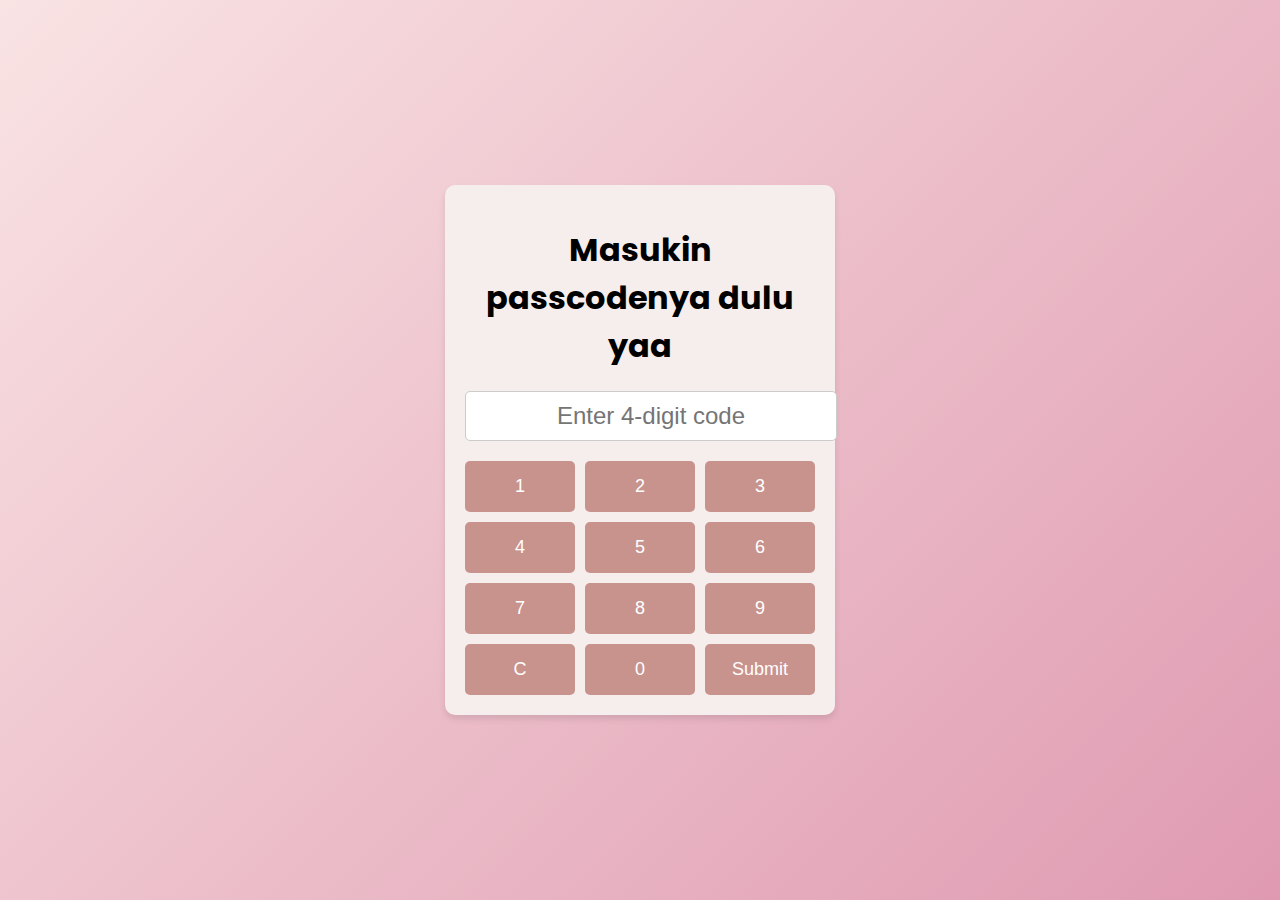
<file: index.html>
<!DOCTYPE html>
<html lang="en">
<head>
    <meta charset="UTF-8">
    <meta name="viewport" content="width=device-width, initial-scale=1.0">
    <title>Enter Passcode</title>
    <link rel="stylesheet" href="styles/main.css">
    <link href="https://fonts.googleapis.com/css2?family=Poppins:wght@300;400;500;600;700;800;900&display=swap" rel="stylesheet">
</head>
<body>
    <div class="container">
        <h1>Masukin passcodenya dulu yaa</h1>
        <div class="passcode-input">
            <input type="password" id="passcode" placeholder="Enter 4-digit code" maxlength="4" readonly>
        </div>
        <div class="numpad">
            <button onclick="appendNumber(1)">1</button>
            <button onclick="appendNumber(2)">2</button>
            <button onclick="appendNumber(3)">3</button>
            <button onclick="appendNumber(4)">4</button>
            <button onclick="appendNumber(5)">5</button>
            <button onclick="appendNumber(6)">6</button>
            <button onclick="appendNumber(7)">7</button>
            <button onclick="appendNumber(8)">8</button>
            <button onclick="appendNumber(9)">9</button>
            <button onclick="clearPasscode()">C</button>
            <button onclick="appendNumber(0)">0</button>
            <button onclick="checkPasscode()">Submit</button>
        </div>
        <p id="error-message" style="color: red; display: none;">Hint: 4 angka tanggal kita pacaran</p>
    </div>
    <script src="scripts/passcode.js"></script>
</body>
</html>
</file>
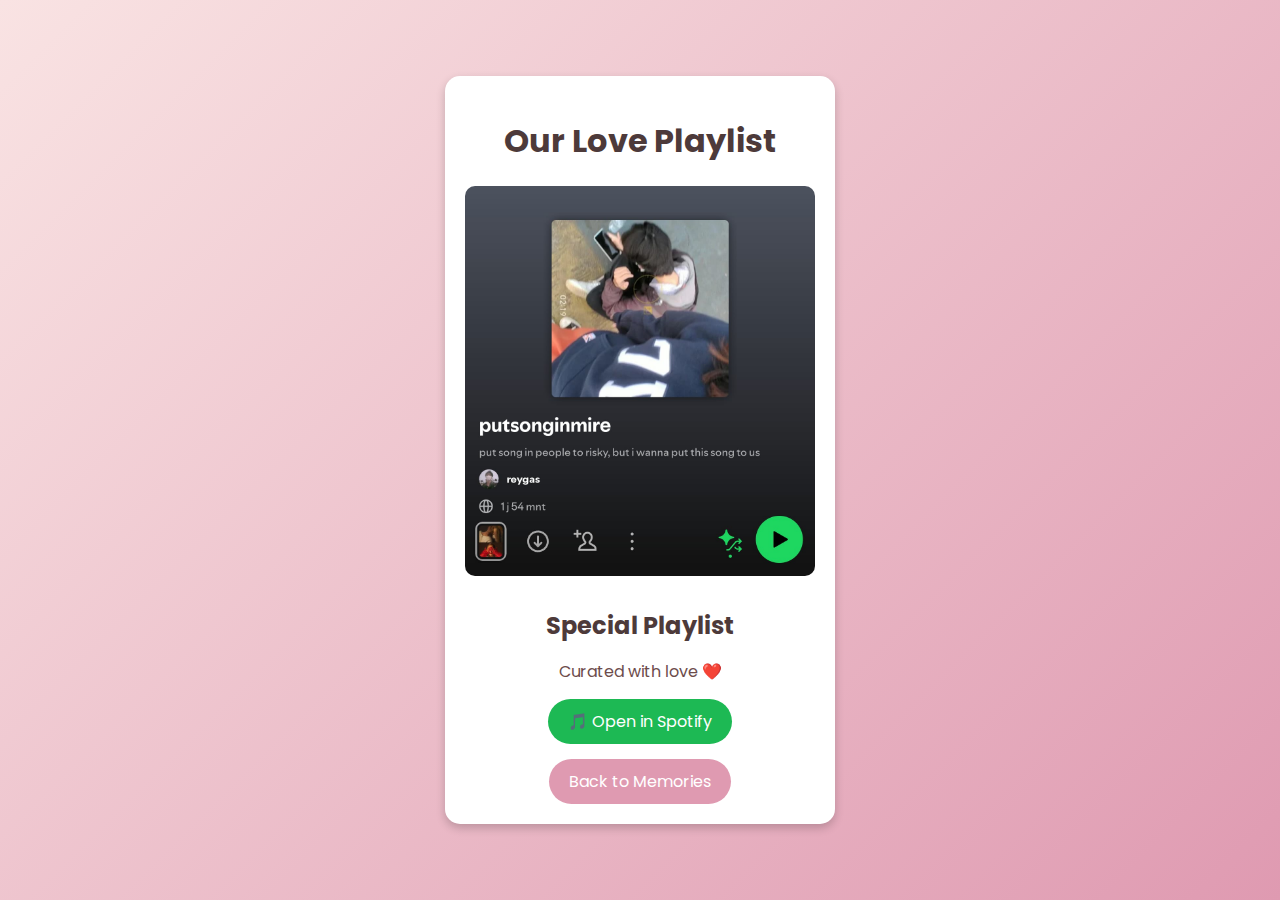
<file: audio.html>
<!DOCTYPE html>
<html lang="en">
<head>
    <meta charset="UTF-8">
    <meta name="viewport" content="width=device-width, initial-scale=1.0">
    <title>Our Love Playlist</title>
    <link rel="stylesheet" href="styles/audio_style.css">
    <link href="https://fonts.googleapis.com/css2?family=Poppins:wght@300;400;500;600;700;800;900&display=swap" rel="stylesheet">
</head>
<body>
    <div class="audio-container">
        <h1>Our Love Playlist</h1>
        <div class="spotify-card">
            <img src="assets/images/spotify.png" alt="Playlist Cover" class="playlist-cover">
            <div class="spotify-info">
                <h2>Special Playlist</h2>
                <p>Curated with love ❤️</p>
                <a href="https://open.spotify.com/playlist/5gLoeHWnerfzOTT7PI8mxs?si=1IUkgqqwQeSyfkuYtlxbwg" target="_blank" class="spotify-button">🎵 Open in Spotify</a>
            </div>
        </div>
        <button class="back-button" onclick="goBack()">Back to Memories</button>
    </div>

    <script>
        function goBack() {
            window.location.href = 'memories.html';
        }
    </script>
</body>
</html>
</file>
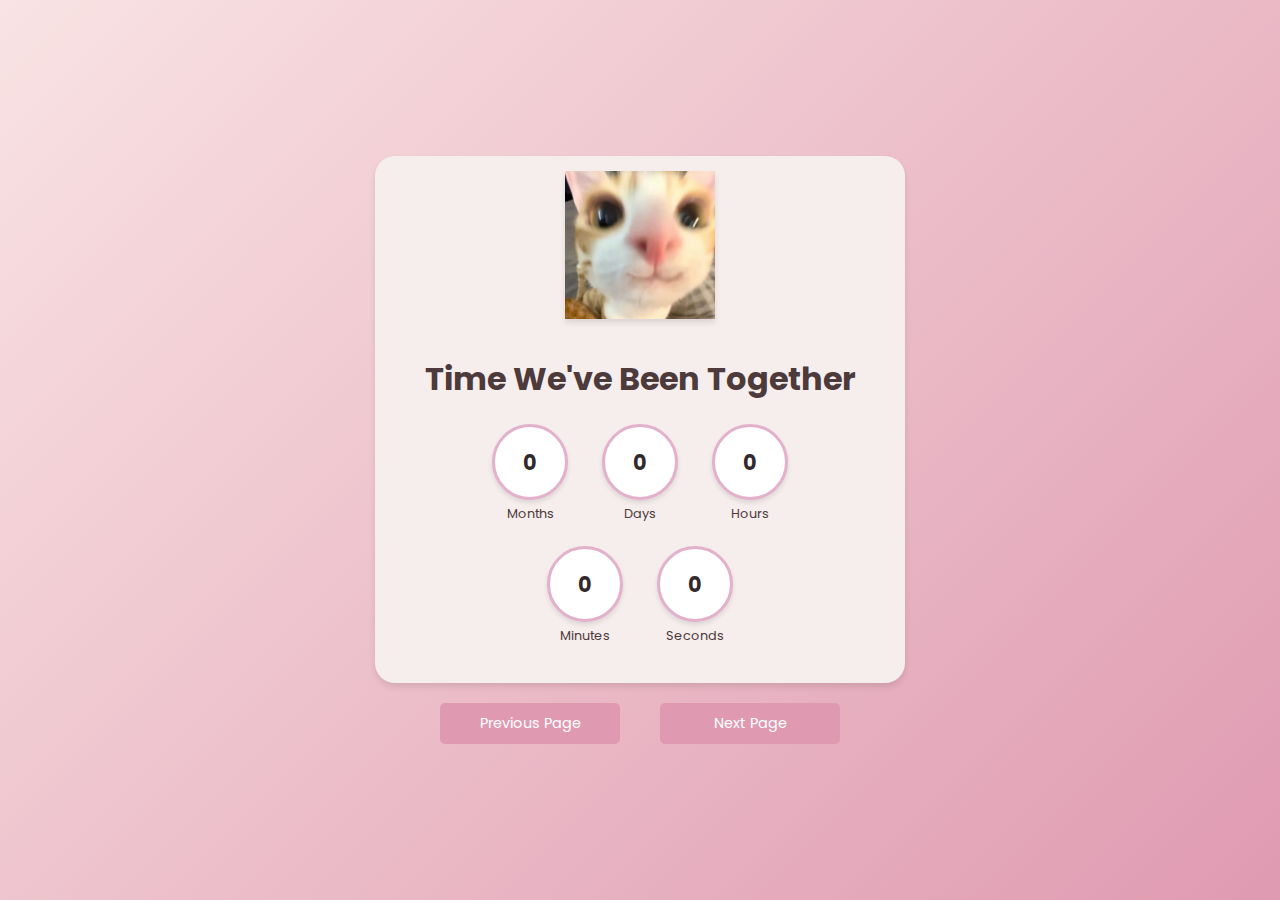
<file: countdown.html>
<!DOCTYPE html>
<html lang="en">
<head>
    <meta charset="UTF-8">
    <meta name="viewport" content="width=device-width, initial-scale=1.0">
    <title>Our Love Countdown</title>
    <link rel="stylesheet" href="styles/countdown_style.css">
    <link href="https://fonts.googleapis.com/css2?family=Poppins:wght@300;400;500;600;700;800;900&display=swap" rel="stylesheet">
</head>
<body>
    <div class="container">
        <img src="assets/images/cat smile.jpg" alt="Together Image" class="header-image">
        <h1>Time We've Been Together</h1>
        <div class="countdown">
            <div class="time-unit">
                <div class="circle">
                    <p class="value" id="months">0</p>
                </div>
                <p class="label">Months</p>
            </div>
            <div class="time-unit">
                <div class="circle">
                    <p class="value" id="days">0</p>
                </div>
                <p class="label">Days</p>
            </div>
            <div class="time-unit">
                <div class="circle">
                    <p class="value" id="hours">0</p>
                </div>
                <p class="label">Hours</p>
            </div>
            <div class="time-unit">
                <div class="circle">
                    <p class="value" id="minutes">0</p>
                </div>
                <p class="label">Minutes</p>
            </div>
            <div class="time-unit">
                <div class="circle">
                    <p class="value" id="seconds">0</p>
                </div>
                <p class="label">Seconds</p>
            </div>
        </div>
    </div>
    <div class="button-group">
        <button class="navigation-button" onclick="goToPreviousPage()">Previous Page</button>
        <button class="navigation-button" onclick="goToNextPage()">Next Page</button>
    </div>
    
    <script src="scripts/countdown_script.js"></script>
</body>
</html>
</file>
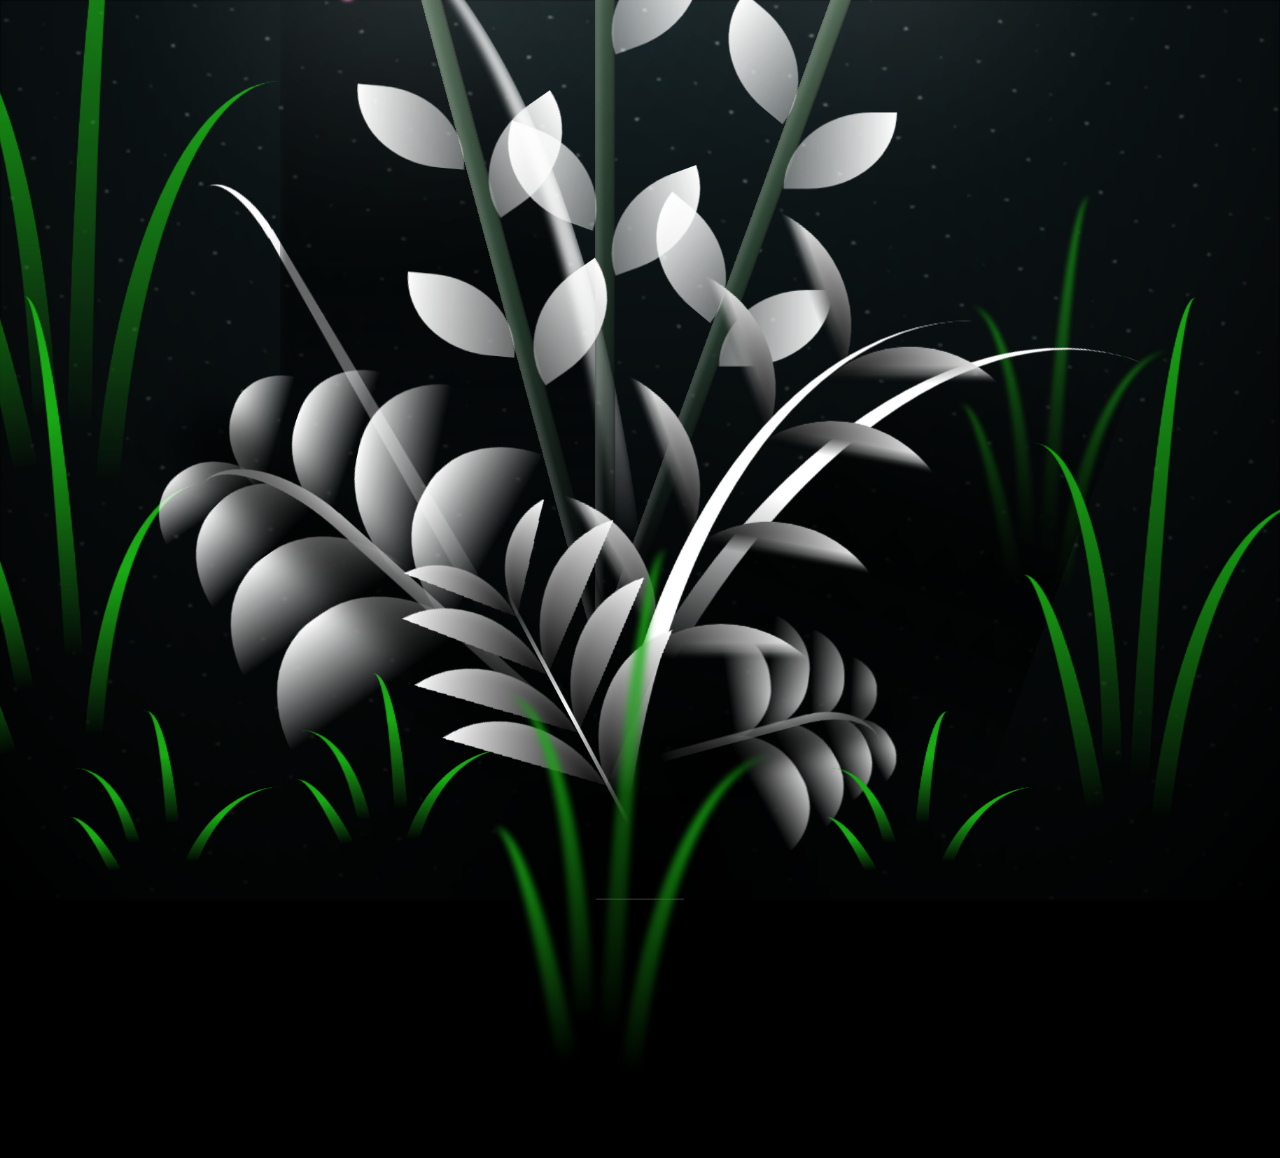
<file: gift.html>
<!DOCTYPE html>
<html lang="en">

<head>
  <meta charset="UTF-8">
  <meta http-equiv="X-UA-Compatible" content="IE=edge">
  <meta name="viewport" content="width=device-width, initial-scale=1.0">
  <link rel="shortcut icon" href="images/gift.png" type="image/x-icon">
  <link rel="stylesheet" href="styles/gift_style.css">

  <!-- Document Title -->
  <title>Gift</title>
</head>

<body class="not-loaded">
    
  <!-- Background -->
  <div class="night"></div>

  <!-- Flower -->
  <div class="flowers">
    <div class="flower flower--1">
      <div class="flower__leafs flower__leafs--1">
        <div class="flower__leaf flower__leaf--1"></div>
        <div class="flower__leaf flower__leaf--2"></div>
        <div class="flower__leaf flower__leaf--3"></div>
        <div class="flower__leaf flower__leaf--4"></div>
        <div class="flower__white-circle"></div>

        <div class="flower__light flower__light--1"></div>
        <div class="flower__light flower__light--2"></div>
        <div class="flower__light flower__light--3"></div>
        <div class="flower__light flower__light--4"></div>
        <div class="flower__light flower__light--5"></div>
        <div class="flower__light flower__light--6"></div>
        <div class="flower__light flower__light--7"></div>
        <div class="flower__light flower__light--8"></div>

      </div>
      <div class="flower__line">
        <div class="flower__line__leaf flower__line__leaf--1"></div>
        <div class="flower__line__leaf flower__line__leaf--2"></div>
        <div class="flower__line__leaf flower__line__leaf--3"></div>
        <div class="flower__line__leaf flower__line__leaf--4"></div>
        <div class="flower__line__leaf flower__line__leaf--5"></div>
        <div class="flower__line__leaf flower__line__leaf--6"></div>
      </div>
    </div>

    <div class="flower flower--2">
      <div class="flower__leafs flower__leafs--2">
        <div class="flower__leaf flower__leaf--1"></div>
        <div class="flower__leaf flower__leaf--2"></div>
        <div class="flower__leaf flower__leaf--3"></div>
        <div class="flower__leaf flower__leaf--4"></div>
        <div class="flower__white-circle"></div>

        <div class="flower__light flower__light--1"></div>
        <div class="flower__light flower__light--2"></div>
        <div class="flower__light flower__light--3"></div>
        <div class="flower__light flower__light--4"></div>
        <div class="flower__light flower__light--5"></div>
        <div class="flower__light flower__light--6"></div>
        <div class="flower__light flower__light--7"></div>
        <div class="flower__light flower__light--8"></div>

      </div>
      <div class="flower__line">
        <div class="flower__line__leaf flower__line__leaf--1"></div>
        <div class="flower__line__leaf flower__line__leaf--2"></div>
        <div class="flower__line__leaf flower__line__leaf--3"></div>
        <div class="flower__line__leaf flower__line__leaf--4"></div>
      </div>
    </div>

    <div class="flower flower--3">
      <div class="flower__leafs flower__leafs--3">
        <div class="flower__leaf flower__leaf--1"></div>
        <div class="flower__leaf flower__leaf--2"></div>
        <div class="flower__leaf flower__leaf--3"></div>
        <div class="flower__leaf flower__leaf--4"></div>
        <div class="flower__white-circle"></div>

        <div class="flower__light flower__light--1"></div>
        <div class="flower__light flower__light--2"></div>
        <div class="flower__light flower__light--3"></div>
        <div class="flower__light flower__light--4"></div>
        <div class="flower__light flower__light--5"></div>
        <div class="flower__light flower__light--6"></div>
        <div class="flower__light flower__light--7"></div>
        <div class="flower__light flower__light--8"></div>

      </div>
      <div class="flower__line">
        <div class="flower__line__leaf flower__line__leaf--1"></div>
        <div class="flower__line__leaf flower__line__leaf--2"></div>
        <div class="flower__line__leaf flower__line__leaf--3"></div>
        <div class="flower__line__leaf flower__line__leaf--4"></div>
      </div>
    </div>

    <div class="grow-ans" style="--d:1.2s">
      <div class="flower__g-long">
        <div class="flower__g-long__top"></div>
        <div class="flower__g-long__bottom"></div>
      </div>
    </div>

    <div class="growing-grass">
      <div class="flower__grass flower__grass--1">
        <div class="flower__grass--top"></div>
        <div class="flower__grass--bottom"></div>
        <div class="flower__grass__leaf flower__grass__leaf--1"></div>
        <div class="flower__grass__leaf flower__grass__leaf--2"></div>
        <div class="flower__grass__leaf flower__grass__leaf--3"></div>
        <div class="flower__grass__leaf flower__grass__leaf--4"></div>
        <div class="flower__grass__leaf flower__grass__leaf--5"></div>
        <div class="flower__grass__leaf flower__grass__leaf--6"></div>
        <div class="flower__grass__leaf flower__grass__leaf--7"></div>
        <div class="flower__grass__leaf flower__grass__leaf--8"></div>
        <div class="flower__grass__overlay"></div>
      </div>
    </div>

    <div class="growing-grass">
      <div class="flower__grass flower__grass--2">
        <div class="flower__grass--top"></div>
        <div class="flower__grass--bottom"></div>
        <div class="flower__grass__leaf flower__grass__leaf--1"></div>
        <div class="flower__grass__leaf flower__grass__leaf--2"></div>
        <div class="flower__grass__leaf flower__grass__leaf--3"></div>
        <div class="flower__grass__leaf flower__grass__leaf--4"></div>
        <div class="flower__grass__leaf flower__grass__leaf--5"></div>
        <div class="flower__grass__leaf flower__grass__leaf--6"></div>
        <div class="flower__grass__leaf flower__grass__leaf--7"></div>
        <div class="flower__grass__leaf flower__grass__leaf--8"></div>
        <div class="flower__grass__overlay"></div>
      </div>
    </div>

    <div class="grow-ans" style="--d:2.4s">
      <div class="flower__g-right flower__g-right--1">
        <div class="leaf"></div>
      </div>
    </div>

    <div class="grow-ans" style="--d:2.8s">
      <div class="flower__g-right flower__g-right--2">
        <div class="leaf"></div>
      </div>
    </div>

    <div class="grow-ans" style="--d:2.8s">
      <div class="flower__g-front">
        <div class="flower__g-front__leaf-wrapper flower__g-front__leaf-wrapper--1">
          <div class="flower__g-front__leaf"></div>
        </div>
        <div class="flower__g-front__leaf-wrapper flower__g-front__leaf-wrapper--2">
          <div class="flower__g-front__leaf"></div>
        </div>
        <div class="flower__g-front__leaf-wrapper flower__g-front__leaf-wrapper--3">
          <div class="flower__g-front__leaf"></div>
        </div>
        <div class="flower__g-front__leaf-wrapper flower__g-front__leaf-wrapper--4">
          <div class="flower__g-front__leaf"></div>
        </div>
        <div class="flower__g-front__leaf-wrapper flower__g-front__leaf-wrapper--5">
          <div class="flower__g-front__leaf"></div>
        </div>
        <div class="flower__g-front__leaf-wrapper flower__g-front__leaf-wrapper--6">
          <div class="flower__g-front__leaf"></div>
        </div>
        <div class="flower__g-front__leaf-wrapper flower__g-front__leaf-wrapper--7">
          <div class="flower__g-front__leaf"></div>
        </div>
        <div class="flower__g-front__leaf-wrapper flower__g-front__leaf-wrapper--8">
          <div class="flower__g-front__leaf"></div>
        </div>
        <div class="flower__g-front__line"></div>
      </div>
    </div>

    <div class="grow-ans" style="--d:3.2s">
      <div class="flower__g-fr">
        <div class="leaf"></div>
        <div class="flower__g-fr__leaf flower__g-fr__leaf--1"></div>
        <div class="flower__g-fr__leaf flower__g-fr__leaf--2"></div>
        <div class="flower__g-fr__leaf flower__g-fr__leaf--3"></div>
        <div class="flower__g-fr__leaf flower__g-fr__leaf--4"></div>
        <div class="flower__g-fr__leaf flower__g-fr__leaf--5"></div>
        <div class="flower__g-fr__leaf flower__g-fr__leaf--6"></div>
        <div class="flower__g-fr__leaf flower__g-fr__leaf--7"></div>
        <div class="flower__g-fr__leaf flower__g-fr__leaf--8"></div>
      </div>
    </div>

    <div class="long-g long-g--0">
      <div class="grow-ans" style="--d:3s">
        <div class="leaf leaf--0"></div>
      </div>
      <div class="grow-ans" style="--d:2.2s">
        <div class="leaf leaf--1"></div>
      </div>
      <div class="grow-ans" style="--d:3.4s">
        <div class="leaf leaf--2"></div>
      </div>
      <div class="grow-ans" style="--d:3.6s">
        <div class="leaf leaf--3"></div>
      </div>
    </div>

    <div class="long-g long-g--1">
      <div class="grow-ans" style="--d:3.6s">
        <div class="leaf leaf--0"></div>
      </div>
      <div class="grow-ans" style="--d:3.8s">
        <div class="leaf leaf--1"></div>
      </div>
      <div class="grow-ans" style="--d:4s">
        <div class="leaf leaf--2"></div>
      </div>
      <div class="grow-ans" style="--d:4.2s">
        <div class="leaf leaf--3"></div>
      </div>
    </div>

    <div class="long-g long-g--2">
      <div class="grow-ans" style="--d:4s">
        <div class="leaf leaf--0"></div>
      </div>
      <div class="grow-ans" style="--d:4.2s">
        <div class="leaf leaf--1"></div>
      </div>
      <div class="grow-ans" style="--d:4.4s">
        <div class="leaf leaf--2"></div>
      </div>
      <div class="grow-ans" style="--d:4.6s">
        <div class="leaf leaf--3"></div>
      </div>
    </div>

    <div class="long-g long-g--3">
      <div class="grow-ans" style="--d:4s">
        <div class="leaf leaf--0"></div>
      </div>
      <div class="grow-ans" style="--d:4.2s">
        <div class="leaf leaf--1"></div>
      </div>
      <div class="grow-ans" style="--d:3s">
        <div class="leaf leaf--2"></div>
      </div>
      <div class="grow-ans" style="--d:3.6s">
        <div class="leaf leaf--3"></div>
      </div>
    </div>

    <div class="long-g long-g--4">
      <div class="grow-ans" style="--d:4s">
        <div class="leaf leaf--0"></div>
      </div>
      <div class="grow-ans" style="--d:4.2s">
        <div class="leaf leaf--1"></div>
      </div>
      <div class="grow-ans" style="--d:3s">
        <div class="leaf leaf--2"></div>
      </div>
      <div class="grow-ans" style="--d:3.6s">
        <div class="leaf leaf--3"></div>
      </div>
    </div>

    <div class="long-g long-g--5">
      <div class="grow-ans" style="--d:4s">
        <div class="leaf leaf--0"></div>
      </div>
      <div class="grow-ans" style="--d:4.2s">
        <div class="leaf leaf--1"></div>
      </div>
      <div class="grow-ans" style="--d:3s">
        <div class="leaf leaf--2"></div>
      </div>
      <div class="grow-ans" style="--d:3.6s">
        <div class="leaf leaf--3"></div>
      </div>
    </div>

    <div class="long-g long-g--6">
      <div class="grow-ans" style="--d:4.2s">
        <div class="leaf leaf--0"></div>
      </div>
      <div class="grow-ans" style="--d:4.4s">
        <div class="leaf leaf--1"></div>
      </div>
      <div class="grow-ans" style="--d:4.6s">
        <div class="leaf leaf--2"></div>
      </div>
      <div class="grow-ans" style="--d:4.8s">
        <div class="leaf leaf--3"></div>
      </div>
    </div>

    <div class="long-g long-g--7">
      <div class="grow-ans" style="--d:3s">
        <div class="leaf leaf--0"></div>
      </div>
      <div class="grow-ans" style="--d:3.2s">
        <div class="leaf leaf--1"></div>
      </div>
      <div class="grow-ans" style="--d:3.5s">
        <div class="leaf leaf--2"></div>
      </div>
      <div class="grow-ans" style="--d:3.6s">
        <div class="leaf leaf--3"></div>
      </div>
    </div>
  </div>

  

  <!-- Title -->
  <h1 class="title"><span id="title"></span></h1>
  <button class="navigation-button" onclick="goToPreviousPage()">Previous Page</button>
</body>

</html>

<!-- Import Javascript -->
<script src="scripts/gift_script.js"></script>
</file>
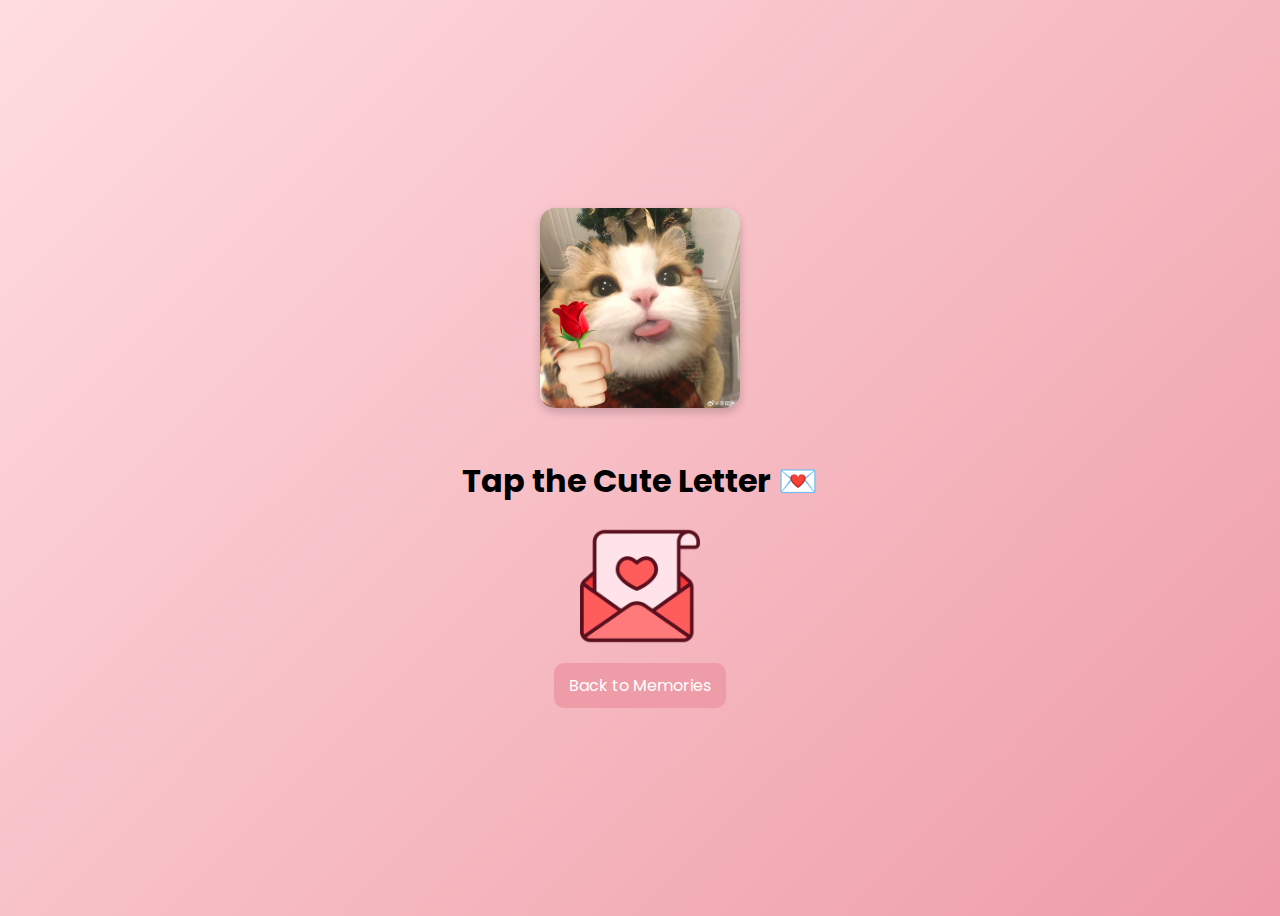
<file: loveletter.html>
<!DOCTYPE html>
<html lang="en">
<head>
    <meta charset="UTF-8">
    <meta name="viewport" content="width=device-width, initial-scale=1.0">
    <title>Love Letter 💌</title>
    <link rel="stylesheet" href="styles/loveletter_style.css">
    <link href="https://fonts.googleapis.com/css2?family=Poppins:wght@300;400;500;600;700;800;900&display=swap" rel="stylesheet">
</head>
<body>
    <div class="container">
        <img src="assets/images/download (1).jpg" alt="Together Image" class="header-image">
        <h1 class="title">Tap the Cute Letter 💌</h1>

        <div class="letter-wrapper" onclick="openLetter()">
            <div class="envelope">
                <img src="assets/images/love-message.png" alt="Cute Envelope" class="icon">
            </div>
        </div>

        <div class="letter-content" id="letter">
            <div class="letter-paper">
                <p class="love-text">untuk yang selalu ada di hatiku, kamu savin.</p>
                <p>hari ini, aku ingin menulis sesuatu yang spesial untuk kamu. Bukan hanya sekedar kata, tapi sesuatu yang benar-benar berasal dari dalam hatiku. nanti tepatnya tanggal 4 Februari menandai satu tahun hubungan kita, satu tahun yang kita jalani dengan penuh tawa, air mata, dan semua emosi yang tidak bisa kuungkapkan dengan kata-kata saja.</p>
                <p>
                    tentu, aku masih ingat awal kita berkenalan, the way kamu ngedeketin aku. dan dari perkenalan itu lama lama tumbuh menjadi perasaan yang lebih besar. aku juga ingat bagaimana aku bisa mulai menerima perasaan walaupun aku sering denial, bagaimana kamu selalu ada nemenin aku juga, dan terkadang saat aku tidak bisa mengungkapkan dengan jelas apa yang aku rasain, kamu bisa meminta aku untuk menjelaskan secara perlahan.
                </p>
                <p>
                    kita udah ngejalanin satu tahun, satu tahun ya... kinda spesial for me. tapi tentunya untuk mencapai satu tahun itu kita ngelewatin banyak hal dari bahagia hingga ke titik masa-masa sulit yang menguji seberapa kuat kita bisa bertahan. 
                </p>
                <p>
                    aku tahu, kita sering berdebat, pernah saling kecewa, bahkan mungkin pernah merasa lelah. tapi walaupun penyelesaian masalah kita harus bertengkar aku harap kedepannya kita bisa memperbaikin secara baik-baik tanpa bertengkar. itu harapan aku.
                </p>
                <p>
                    aku bersyukur setiap hari karena bisa mencintai dan dicintai oleh kamu. Terima kasih telah menjadi bagian dari hidupku. terima kasih telah menjadi seseorang yang begitu hangat dan penuh kasih. terima kasih karena tidak pernah menyerah pada kita.
                </p>
                <p>
                    selamat anniversary, sayangku. aku sayang kamu dan mencintai kamu, lebih dari yang bisa aku katakan dengan kata-kata.
                </p>
                <p class="signature">selalu milikmu, <br><strong>arshan.</strong></p>
                <button class="close-button" onclick="closeLetter()">Close 💌</button>
            </div>
        </div>

        <button class="back-btn" onclick="goBack()">Back to Memories</button>

        <div class="floating-hearts"></div>
    </div>

    <script>
        function openLetter() {
            document.getElementById("letter").style.display = "block";
            document.getElementById("letter").classList.add("fade-in");

            let heartsContainer = document.querySelector('.floating-hearts');
            for (let i = 0; i < 10; i++) {
                let heart = document.createElement("div");
                heart.className = "heart-float";
                heart.style.left = Math.random() * 100 + "vw";
                heart.style.animationDuration = (Math.random() * 2 + 3) + "s";
                heartsContainer.appendChild(heart);

                setTimeout(() => heart.remove(), 5000);
            }
        }

        function closeLetter() {
            document.getElementById("letter").style.display = "none";
        }

        function goBack() {
            window.location.href = 'memories.html';
        }
    </script>
</body>
</html>
</file>
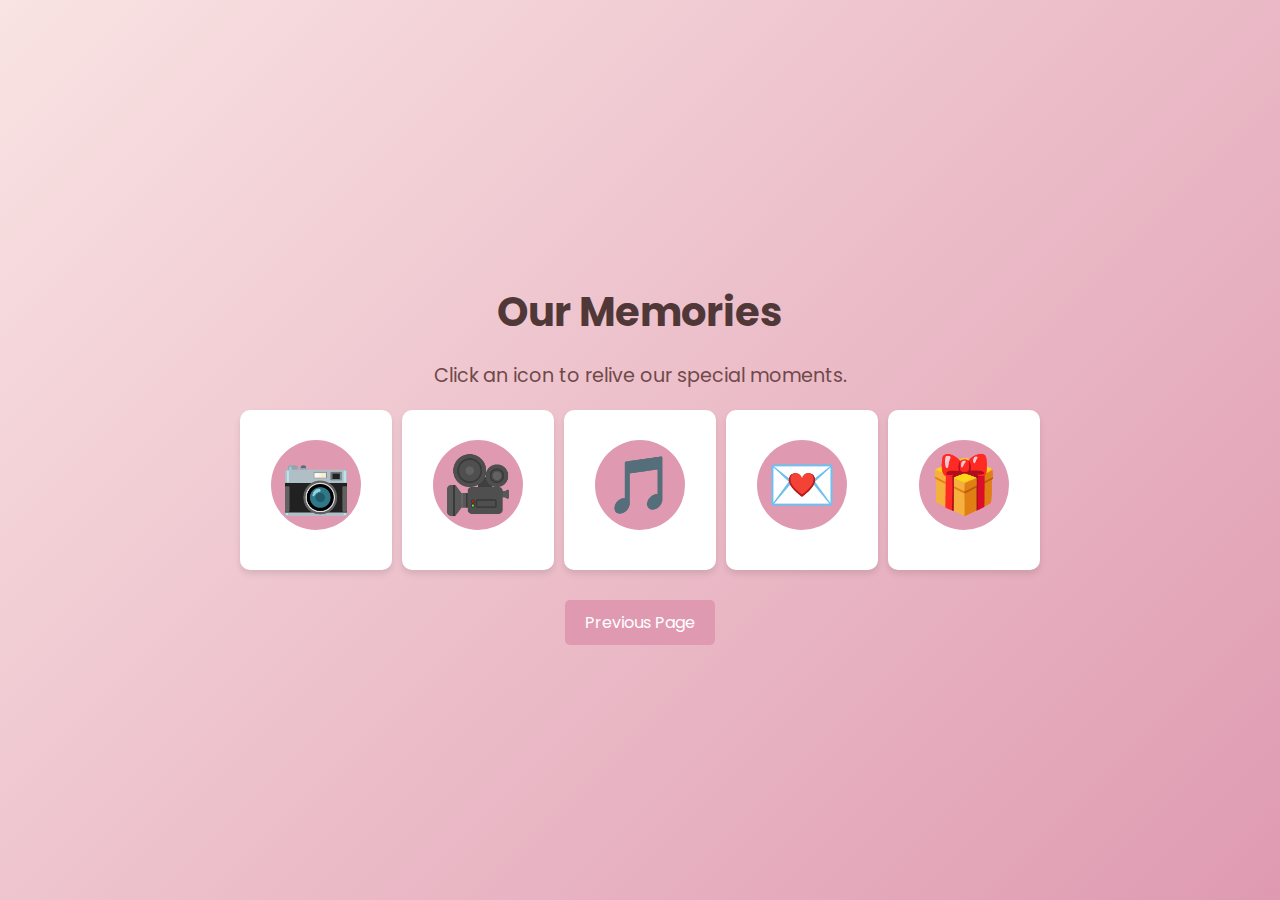
<file: memories.html>
<!DOCTYPE html>
<html lang="en">
<head>
    <meta charset="UTF-8">
    <meta name="viewport" content="width=device-width, initial-scale=1.0">
    <title>Our Memories</title>
    <link rel="stylesheet" href="styles/memories_style.css">
    <link href="https://fonts.googleapis.com/css2?family=Poppins:wght@300;400;500;600;700;800;900&display=swap" rel="stylesheet">
</head>
<body>
    <div class="container">
        <h1>Our Memories</h1>
        <p class="intro-text">Click an icon to relive our special moments.</p>

        <div class="memories-grid">
            <!-- Icon: Photo -->
            <a href="photo.html" class="memory-item" title="View Photos">
                <div class="icon photo-icon"></div>
            </a>

            <!-- Icon: Video -->
            <a href="video.html" class="memory-item" title="Watch Videos">
                <div class="icon video-icon"></div>
            </a>

            <!-- Icon: Audio -->
            <a href="audio.html" class="memory-item" title="Listen to Songs">
                <div class="icon audio-icon"></div>
            </a>

            <!-- Icon: Love Letter -->
            <a href="loveletter.html" class="memory-item" title="Open Love Letters">
                <div class="icon letter-icon"></div>
            </a>

            <!-- Icon: Gift -->
            <a href="gift.html" class="memory-item" title="Open Your Gift">
                <div class="icon gift-icon"></div>
            </a>
        </div>

        <!-- Previous Page Button -->
        <button class="navigation-button" onclick="goToPreviousPage()">Previous Page</button>
    </div>

    <script src="scripts/memories_script.js"></script>
</body>
</html>
</file>
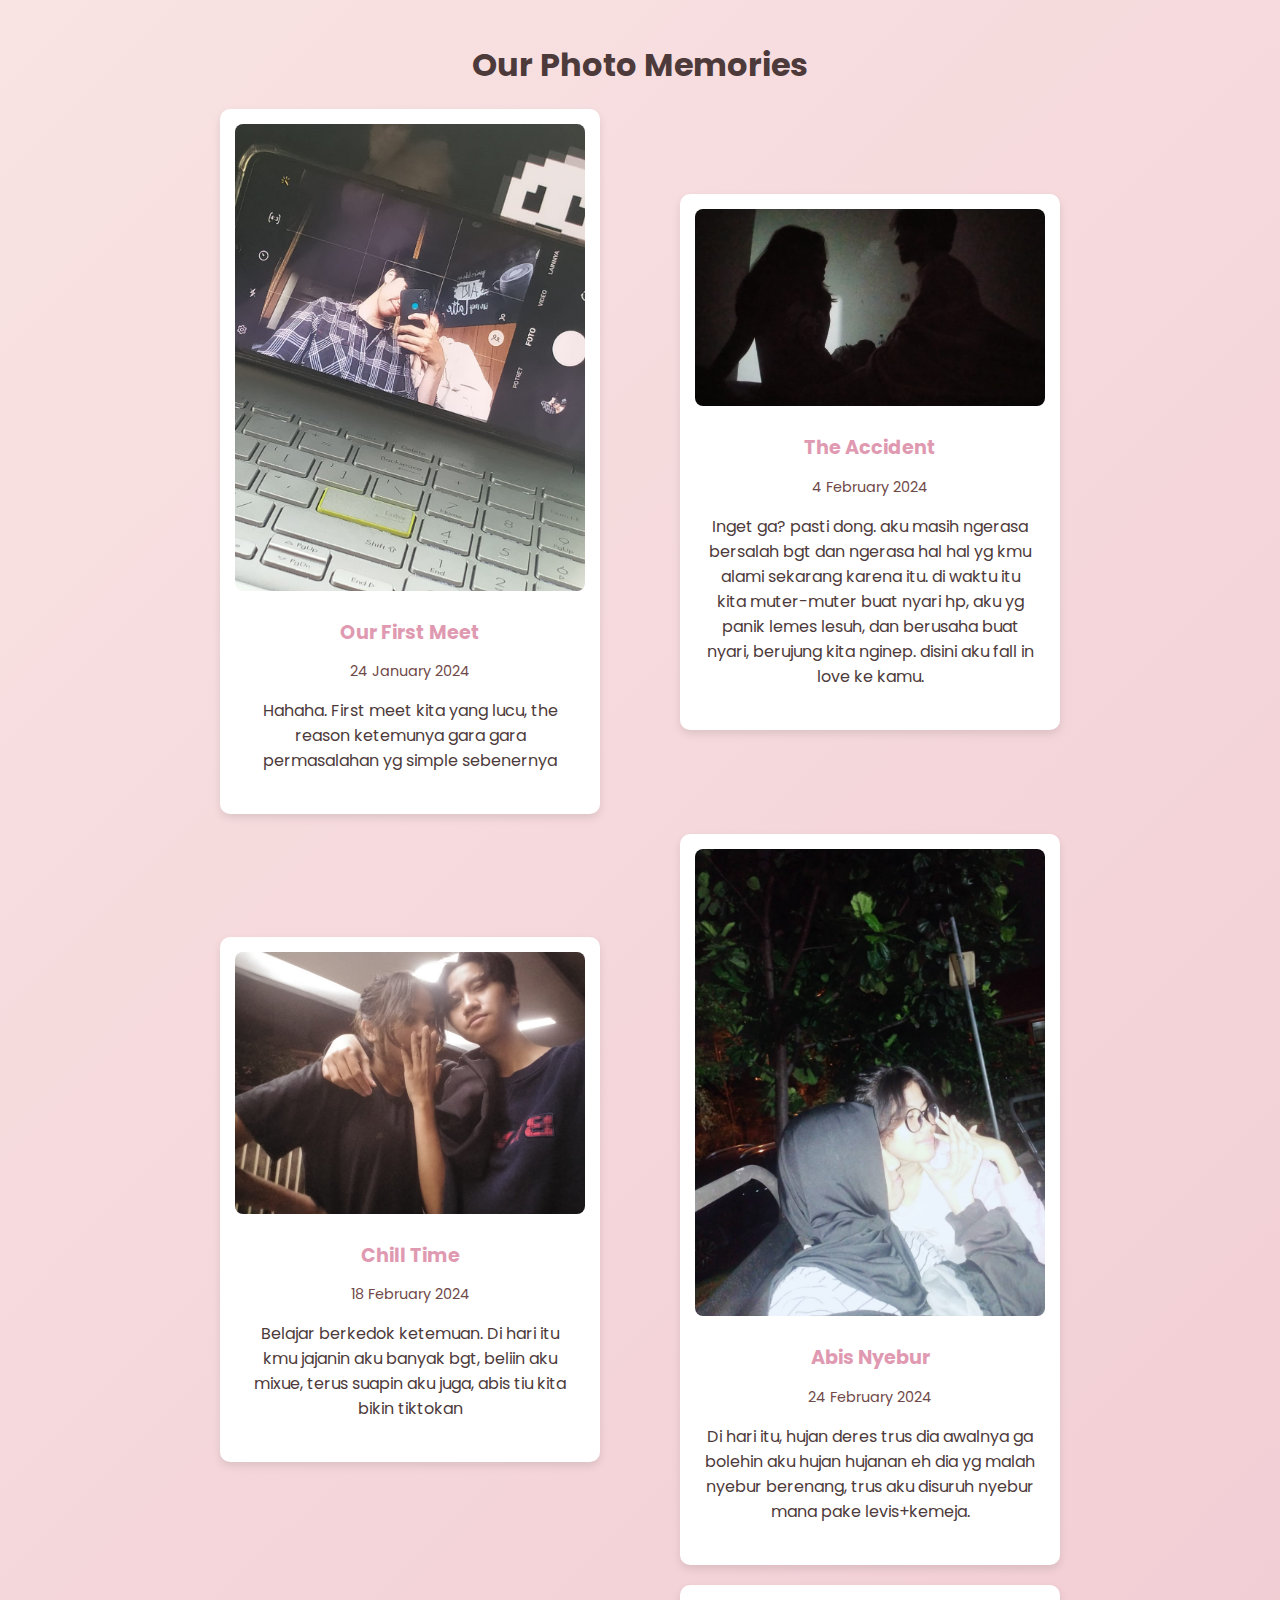
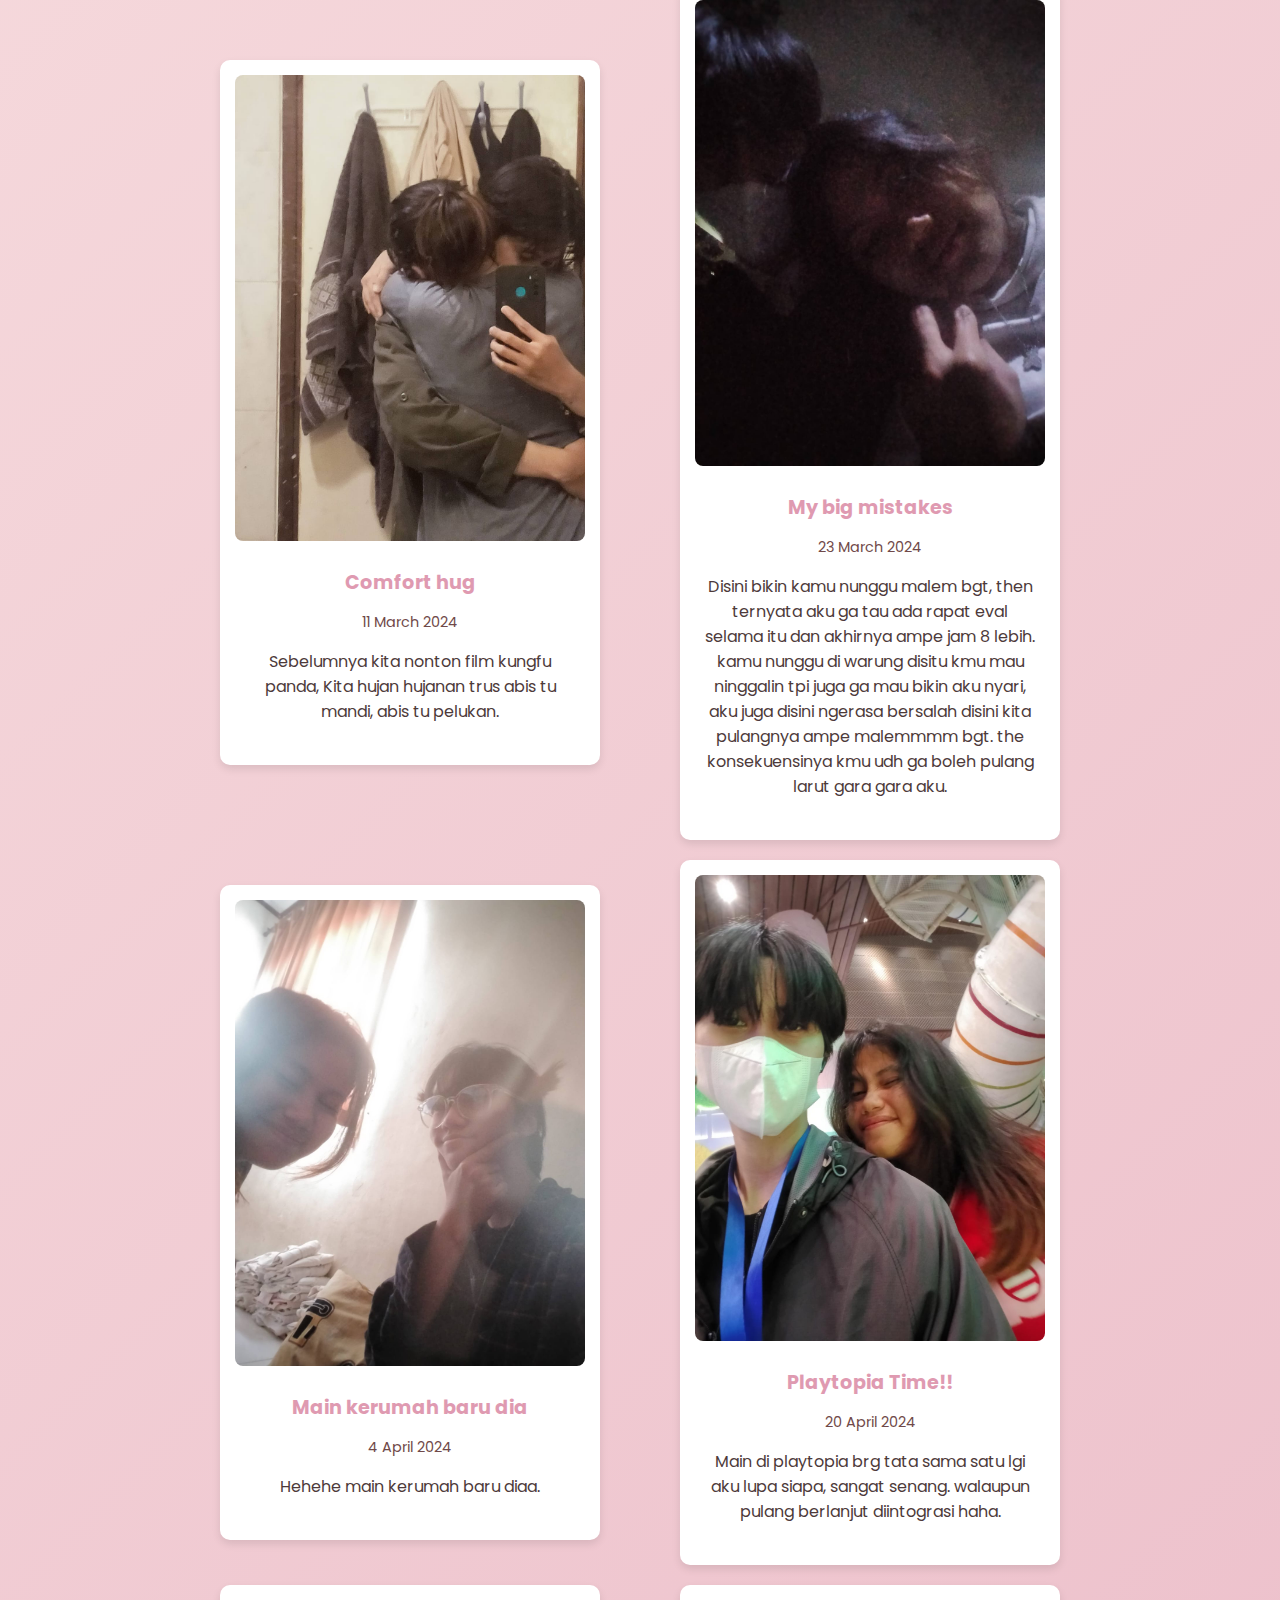
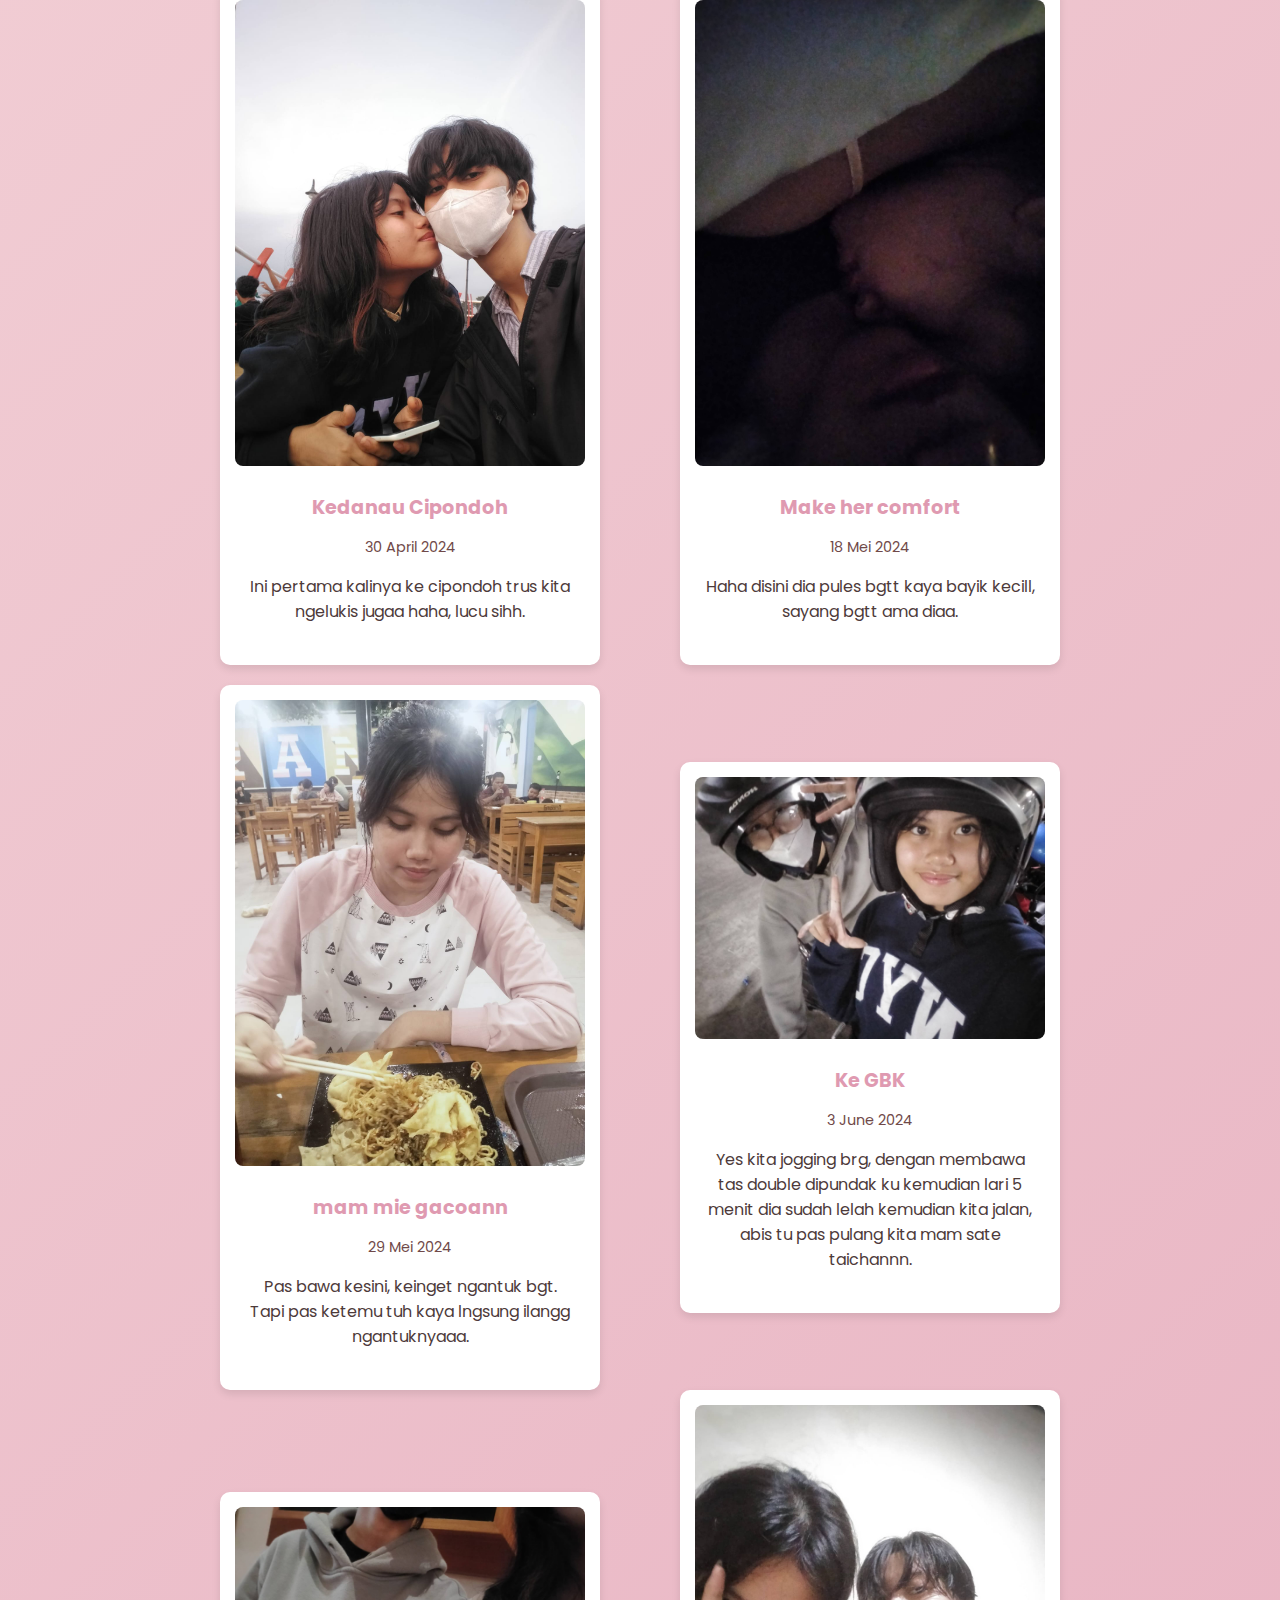
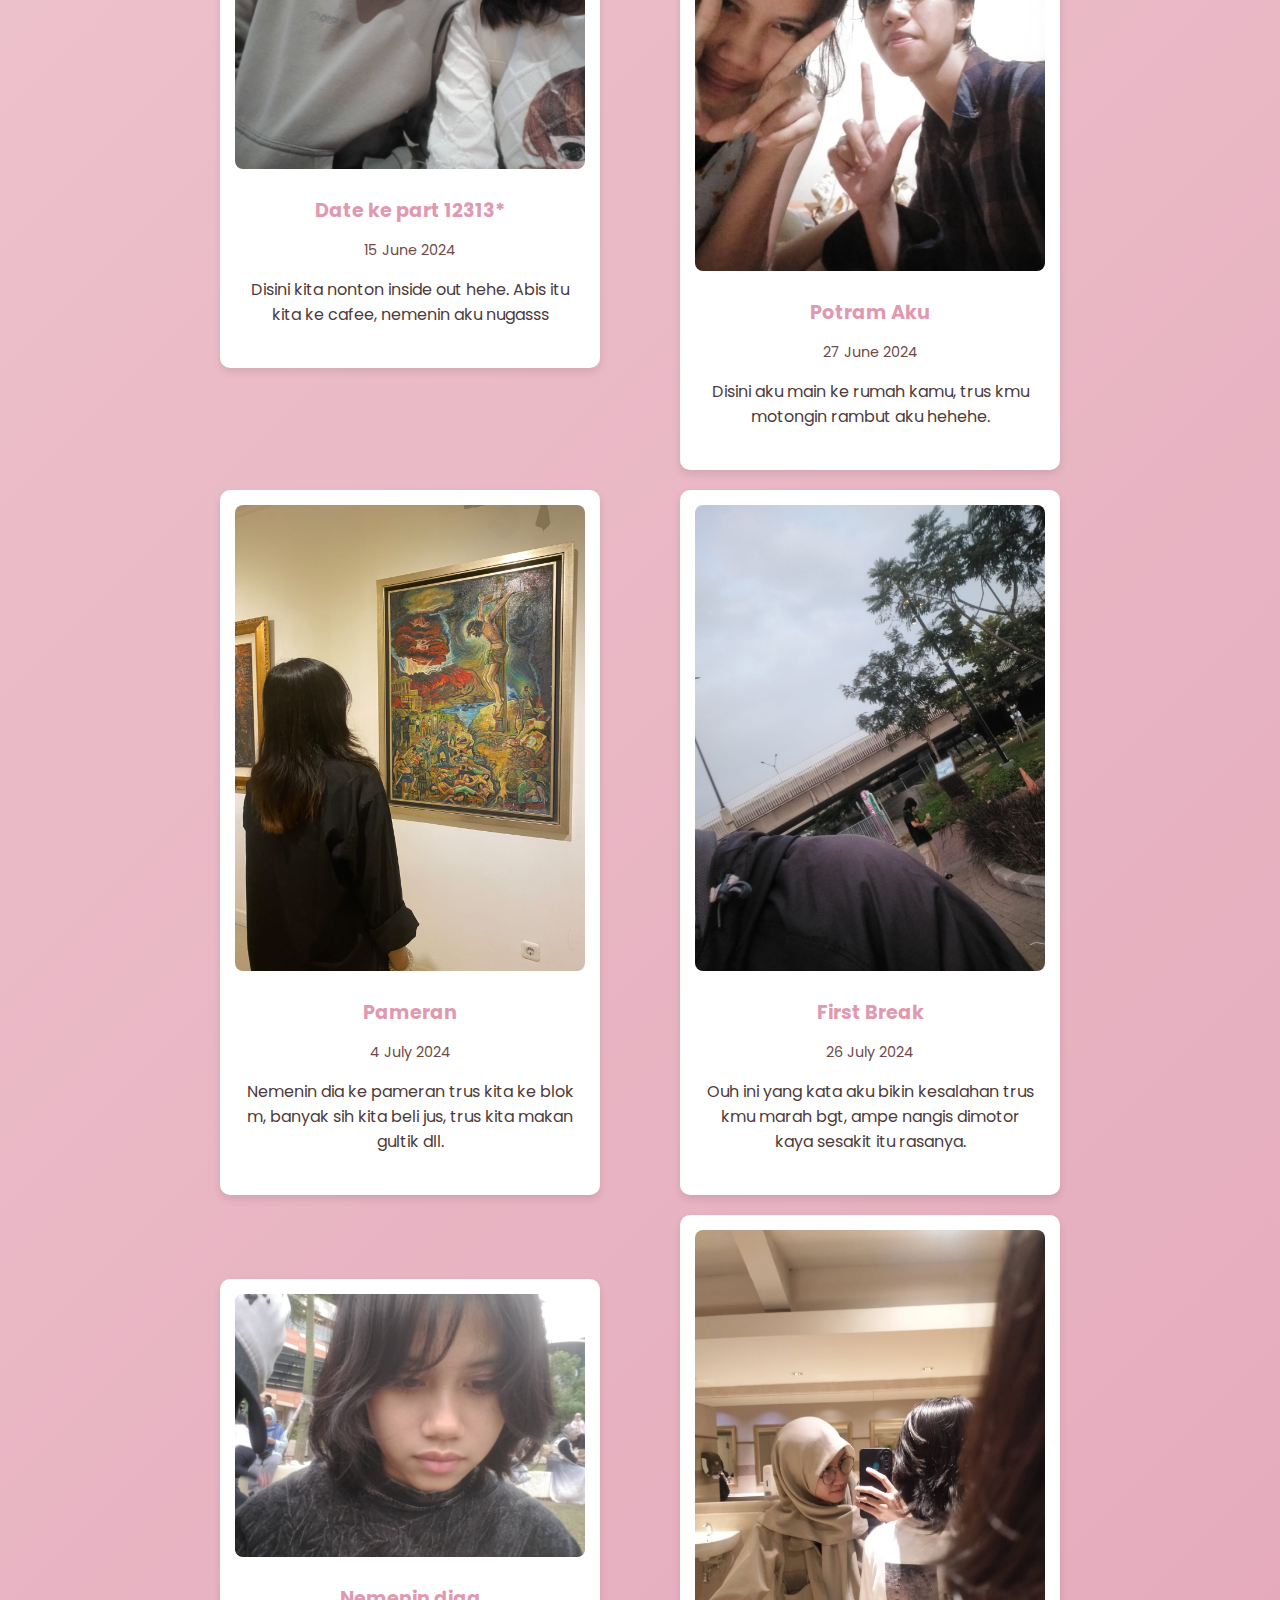
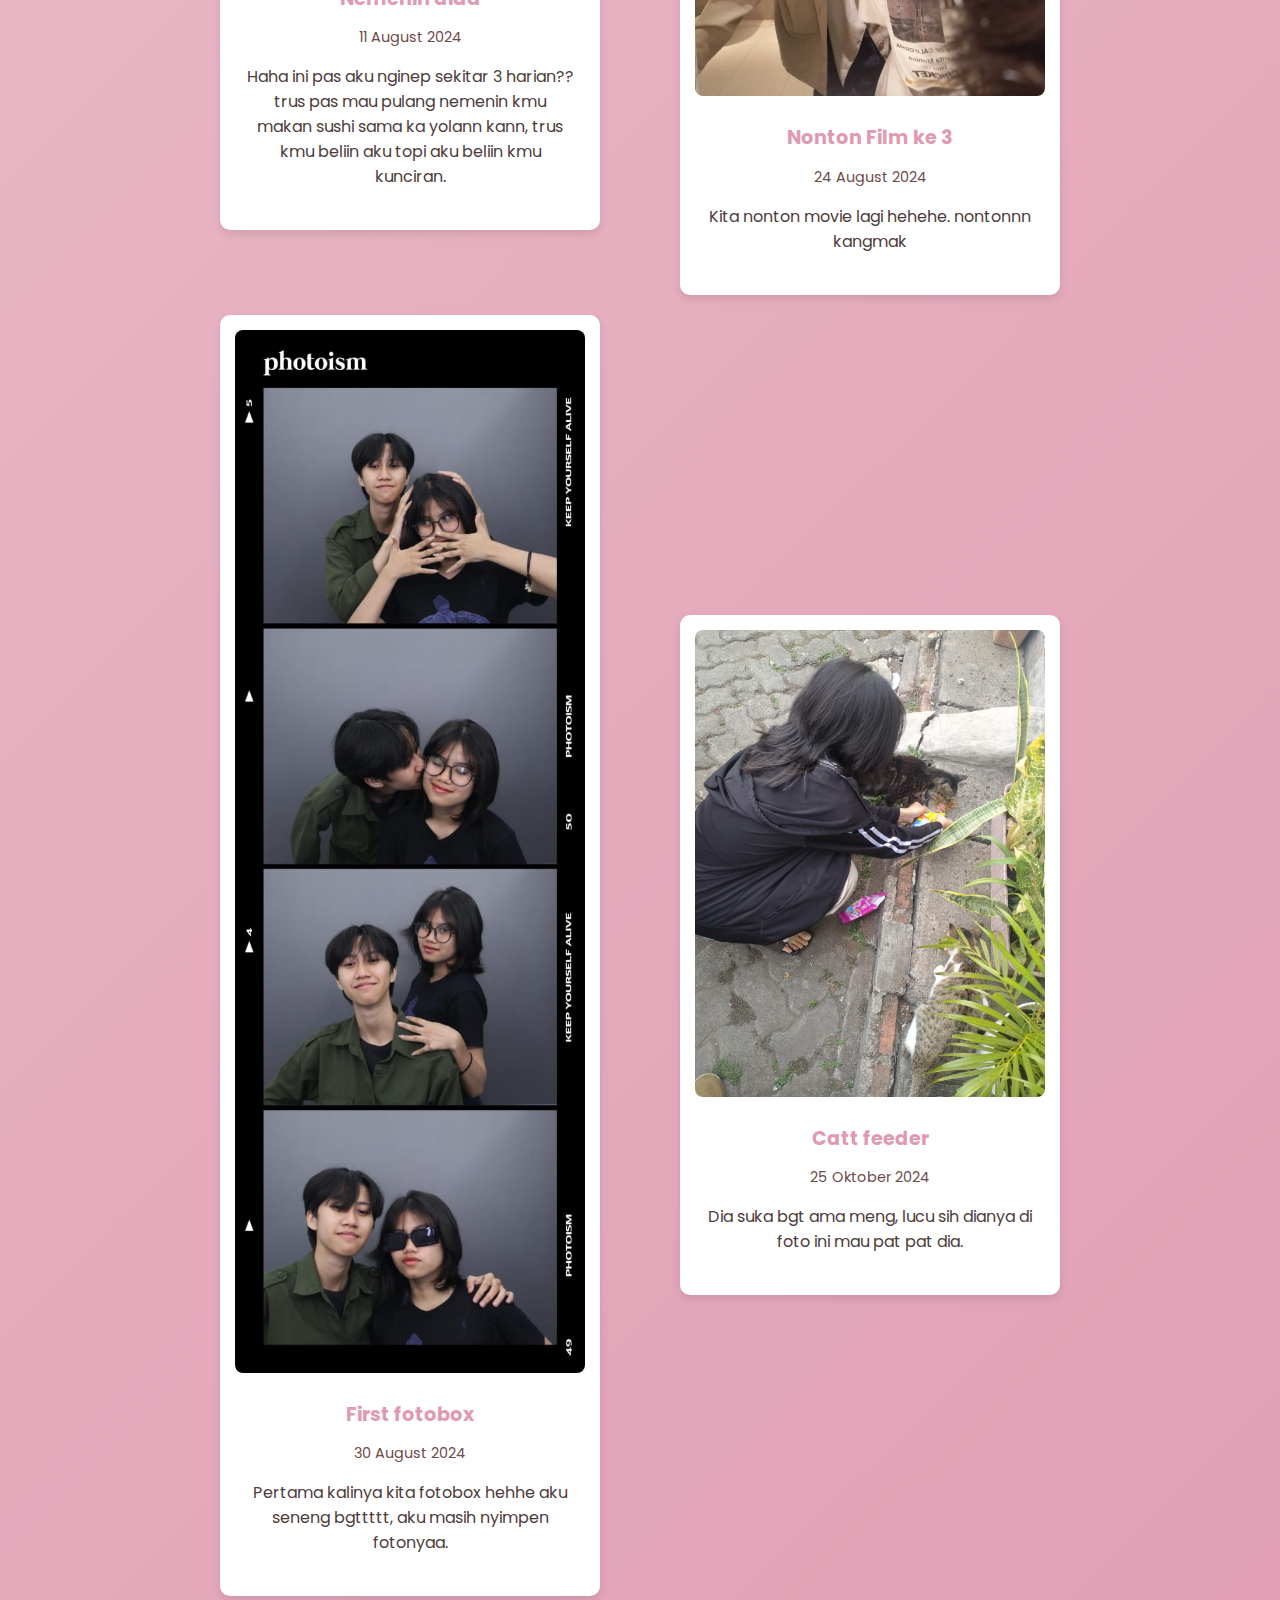
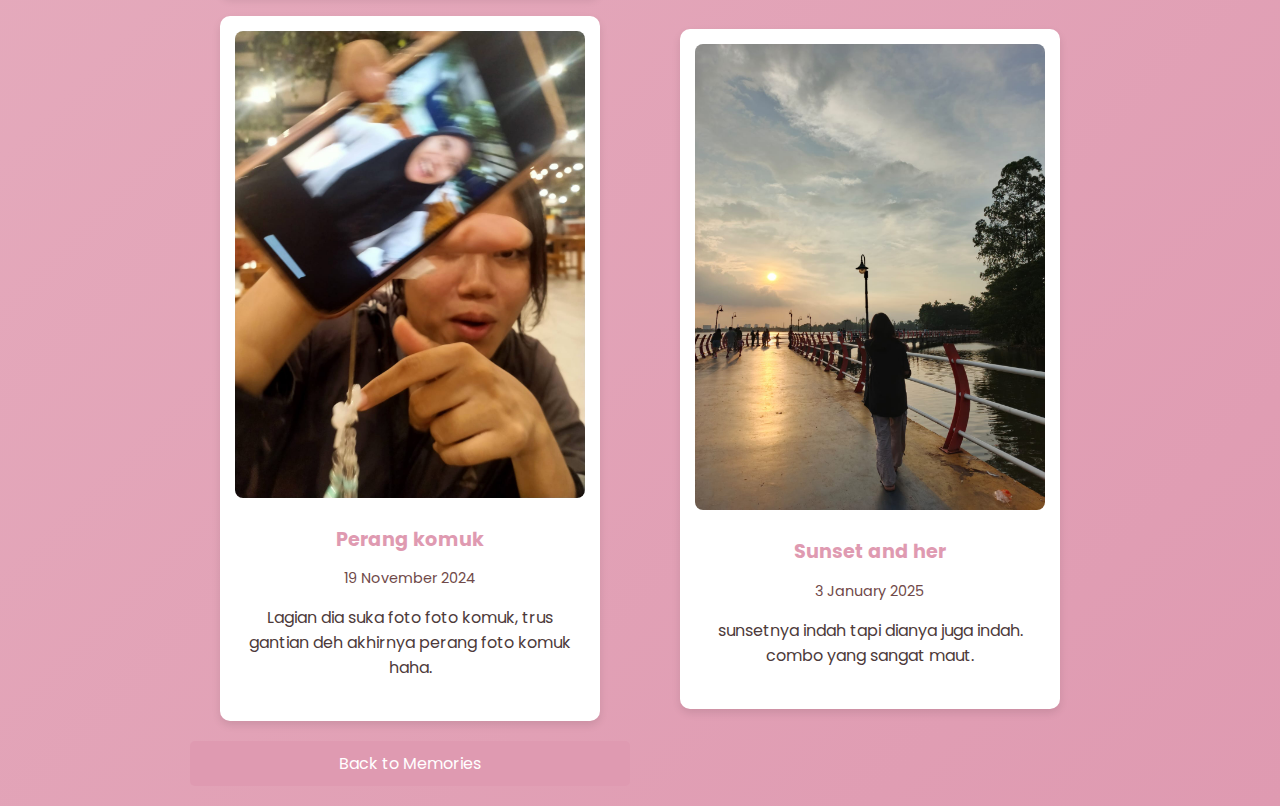
<file: photo.html>
<!DOCTYPE html>
<html lang="en">
<head>
    <meta charset="UTF-8">
    <meta name="viewport" content="width=device-width, initial-scale=1.0">
    <title>Photo Memories</title>
    <link rel="stylesheet" href="styles/photo_style.css">
    <link href="https://fonts.googleapis.com/css2?family=Poppins:wght@300;400;500;600;700;800;900&display=swap" rel="stylesheet">
</head>
<body>

    <div class="container">
        <h1>Our Photo Memories</h1>

        <div class="photo-gallery">
            <!-- Photo 1 -->
            <div class="photo-item">
                <img src="assets/images/image1.jpg" alt="Memory 1">
                <div class="photo-info">
                    <h3>Our First Meet</h3>
                    <p class="date">24 January 2024</p>
                    <p>Hahaha. First meet kita yang lucu, the reason ketemunya gara gara permasalahan yg simple sebenernya</p>
                </div>
            </div>

            <!-- Photo 2 -->
            <div class="photo-item">
                <img src="assets/images/image2.jpg" alt="Memory 2">
                <div class="photo-info">
                    <h3>The Accident</h3>
                    <p class="date">4 February 2024</p>
                    <p>Inget ga? pasti dong. aku masih ngerasa bersalah bgt dan ngerasa hal hal yg kmu alami sekarang karena itu. di waktu itu kita muter-muter buat nyari hp, aku yg panik lemes lesuh, dan berusaha buat nyari, berujung kita nginep. disini aku fall in love ke kamu. </p>
                </div>
            </div>

            <!-- Photo 3 -->
            <div class="photo-item">
                <img src="assets/images/image3.jpg" alt="Memory 3">
                <div class="photo-info">
                    <h3>Chill Time</h3>
                    <p class="date">18 February 2024</p>
                    <p>Belajar berkedok ketemuan. Di hari itu kmu jajanin aku banyak bgt, beliin aku mixue, terus suapin aku juga, abis tiu kita bikin tiktokan</p>
                </div>
            </div>

            <!-- Photo 4 -->
            <div class="photo-item">
                <img src="assets/images/image4.jpg" alt="Memory 4">
                <div class="photo-info">
                    <h3>Abis Nyebur</h3>
                    <p class="date">24 February 2024</p>
                    <p>Di hari itu, hujan deres trus dia awalnya ga bolehin aku hujan hujanan eh dia yg malah nyebur berenang, trus aku disuruh nyebur mana pake levis+kemeja.</p>
                </div>
            </div>

            <!-- Photo 5 -->
            <div class="photo-item">
                <img src="assets/images/image5.jpg" alt="Memory 5">
                <div class="photo-info">
                    <h3>Comfort hug</h3>
                    <p class="date">11 March 2024</p>
                    <p>Sebelumnya kita nonton film kungfu panda, Kita hujan hujanan trus abis tu mandi, abis tu pelukan.</p>
                </div>
            </div>

            <!-- Photo 6 -->
            <div class="photo-item">
                <img src="assets/images/image6.jpg" alt="Memory 6">
                <div class="photo-info">
                    <h3>My big mistakes</h3>
                    <p class="date">23 March 2024</p>
                    <p>Disini bikin kamu nunggu malem bgt, then ternyata aku ga tau ada rapat eval selama itu dan akhirnya ampe jam 8 lebih. kamu nunggu di warung disitu kmu mau ninggalin tpi juga ga mau bikin aku nyari, aku juga disini ngerasa bersalah disini kita pulangnya ampe malemmmm bgt. the konsekuensinya kmu udh ga boleh pulang larut gara gara aku.</p>
                </div>
            </div>

            <!-- Photo 7 -->
            <div class="photo-item">
                <img src="assets/images/image7.jpg" alt="Memory 7">
                <div class="photo-info">
                    <h3>Main kerumah baru dia</h3>
                    <p class="date">4 April 2024</p>
                    <p>Hehehe main kerumah baru diaa.</p>
                </div>
            </div>

            <!-- Photo 8 -->
            <div class="photo-item">
                <img src="assets/images/image8.jpg" alt="Memory 8">
                <div class="photo-info">
                    <h3>Playtopia Time!!</h3>
                    <p class="date">20 April 2024</p>
                    <p>Main di playtopia brg tata sama satu lgi aku lupa siapa, sangat senang. walaupun pulang berlanjut diintograsi haha.</p>
                </div>
            </div>

            <!-- Photo 9 -->
            <div class="photo-item">
                <img src="assets/images/image9.jpg" alt="Memory 9">
                <div class="photo-info">
                    <h3>Kedanau Cipondoh</h3>
                    <p class="date">30 April 2024</p>
                    <p>Ini pertama kalinya ke cipondoh trus kita ngelukis jugaa haha, lucu sihh.</p>
                </div>
            </div>

            <!-- Photo 10 -->
            <div class="photo-item">
                <img src="assets/images/image10.jpg" alt="Memory 10">
                <div class="photo-info">
                    <h3>Make her comfort</h3>
                    <p class="date">18 Mei 2024</p>
                    <p>Haha disini dia pules bgtt kaya bayik kecill, sayang bgtt ama diaa.</p>
                </div>
            </div>

            <!-- Photo 11 -->
            <div class="photo-item">
                <img src="assets/images/image11.jpg" alt="Memory 11">
                <div class="photo-info">
                    <h3>mam mie gacoann</h3>
                    <p class="date">29 Mei 2024</p>
                    <p>Pas bawa kesini, keinget ngantuk bgt. Tapi pas ketemu tuh kaya lngsung ilangg ngantuknyaaa.</p>
                </div>
            </div>

            <!-- Photo 12 -->
            <div class="photo-item">
                <img src="assets/images/image12.jpg" alt="Memory 12">
                <div class="photo-info">
                    <h3>Ke GBK</h3>
                    <p class="date">3 June 2024</p>
                    <p>Yes kita jogging brg, dengan membawa tas double dipundak ku kemudian lari 5 menit dia sudah lelah kemudian kita jalan, abis tu pas pulang kita mam sate taichannn.</p>
                </div>
            </div>
        </div>

        <div class="photo-gallery">
            <!-- Photo 1 -->
            <div class="photo-item">
                <img src="assets/images/image13.jpg" alt="Memory 1">
                <div class="photo-info">
                    <h3>Date ke part 12313*</h3>
                    <p class="date">15 June 2024</p>
                    <p>Disini kita nonton inside out hehe. Abis itu kita ke cafee, nemenin aku nugasss</p>
                </div>
            </div>

            <!-- Photo 2 -->
            <div class="photo-item">
                <img src="assets/images/image14.jpg" alt="Memory 2">
                <div class="photo-info">
                    <h3>Potram Aku</h3>
                    <p class="date">27 June 2024</p>
                    <p>Disini aku main ke rumah kamu, trus kmu motongin rambut aku hehehe.</p>
                </div>
            </div>
            
            <div class="photo-item">
                <img src="assets/images/image22.jpg" alt="Memory 10">
                <div class="photo-info">
                    <h3>Pameran</h3>
                    <p class="date">4 July 2024</p>
                    <p>Nemenin dia ke pameran trus kita ke blok m, banyak sih kita beli jus, trus kita makan gultik dll.</p>
                </div>
            </div>

            <!-- Photo 3 -->
            <div class="photo-item">
                <img src="assets/images/image15.jpg" alt="Memory 3">
                <div class="photo-info">
                    <h3>First Break</h3>
                    <p class="date">26 July 2024</p>
                    <p>Ouh ini yang kata aku bikin kesalahan trus kmu marah bgt, ampe nangis dimotor kaya sesakit itu rasanya.</p>
                </div>
            </div>



            <!-- Photo 5 -->
            <div class="photo-item">
                <img src="assets/images/image17.jpg" alt="Memory 5">
                <div class="photo-info">
                    <h3>Nemenin diaa</h3>
                    <p class="date">11 August 2024</p>
                    <p>Haha ini pas aku nginep sekitar 3 harian?? trus pas mau pulang nemenin kmu makan sushi sama ka yolann kann, trus kmu beliin aku topi aku beliin kmu kunciran.</p>
                </div>
            </div>

            <!-- Photo 6 -->
            <div class="photo-item">
                <img src="assets/images/image18.jpg" alt="Memory 6">
                <div class="photo-info">
                    <h3>Nonton Film ke 3</h3>
                    <p class="date">24 August 2024</p>
                    <p>Kita nonton movie lagi hehehe. nontonnn kangmak </p>
                </div>
            </div>
<!-- Photo 11 -->
<div class="photo-item">
    <img src="assets/images/image23.jpg" alt="Memory 11">
    <div class="photo-info">
        <h3>First fotobox</h3>
        <p class="date">30 August 2024</p>
        <p>Pertama kalinya kita fotobox hehhe aku seneng bgttttt, aku masih nyimpen fotonyaa.</p>
    </div>
</div>

            <!-- Photo 7 -->
            <div class="photo-item">
                <img src="assets/images/image19.jpg" alt="Memory 7">
                <div class="photo-info">
                    <h3>Catt feeder</h3>
                    <p class="date">25 Oktober 2024</p>
                    <p>Dia suka bgt ama meng, lucu sih dianya di foto ini mau pat pat dia.</p>
                </div>
            </div>
            
            <!-- Photo 8 -->
            <div class="photo-item">
                <img src="assets/images/image20.jpg" alt="Memory 8">
                <div class="photo-info">
                    <h3>Perang komuk</h3>
                    <p class="date">19 November 2024</p>
                    <p>Lagian dia suka foto foto komuk, trus gantian deh akhirnya perang foto komuk haha.</p>
                </div>
            </div>

            <!-- Photo 9 -->
            <div class="photo-item">
                <img src="assets/images/image21.jpg" alt="Memory 9">
                <div class="photo-info">
                    <h3>Sunset and her</h3>
                    <p class="date">3 January 2025</p>
                    <p>sunsetnya indah tapi dianya juga indah. combo yang sangat maut.</p>
                </div>
            </div>

            <!-- Photo 10 -->


        <!-- Back Button -->
        <button class="navigation-button" onclick="goToPreviousPage()">Back to Memories</button>
    </div>

    <script src="scripts/back_script.js"></script>
</body>
</html>
</file>
<file: styles/main.css>
/* Isi kode untuk main.css (disesuaikan untuk tampilan HP) */

body {
    font-family: 'Poppins', sans-serif;
    margin: 0;
    padding: 0;
    display: flex;
    justify-content: center;
    align-items: center;
    height: 100vh;
    background: linear-gradient(135deg, #f9e3e3, #df9ab1);;
    margin: 0;
    text-align: center;
    overflow: hidden;
}

.container {
    background: rgb(246, 237, 237);
    padding: 20px;
    border-radius: 10px;
    box-shadow: 0px 4px 6px rgba(0, 0, 0, 0.1);
    width: 90%;
    max-width: 350px;
}

.passcode-input input {
    font-size: 24px;
    text-align: center;
    width: 100%;
    padding: 10px;
    margin-bottom: 10px;
    border: 1px solid #ccc;
    border-radius: 5px;
}

.numpad {
    display: grid;
    grid-template-columns: repeat(3, 1fr);
    gap: 10px;
    margin-top: 10px;
}

.numpad button {
    padding: 15px;
    font-size: 18px;
    border: none;
    background-color: #c9938d;
    color: white;
    border-radius: 5px;
    cursor: pointer;
}

.numpad button:hover {
    background-color: #dc958f;
}

* CSS untuk countdown agar responsif di HP */
.countdown-container {
    display: flex;
    flex-wrap: wrap;
    justify-content: center;
    align-items: center;
    gap: 25px;
    padding: 10px;
}

.countdownwrap canvas {
    max-width: 100%;
    height: auto;
}

@media screen and (max-width: 430px) {
    body {
        height: auto;
        padding: 20px;
    }
    .container {
        width: 95%;
        max-width: 350px;
    }
}
</file>
<file: styles/audio_style.css>
/* styles/audio_style.css */
body {
    font-family: 'Poppins', sans-serif;
    margin: 0;
    padding: 0;
    display: flex;
    flex-direction: column;
    align-items: center;
    justify-content: center;
    height: 100vh;
    background: linear-gradient(135deg, #f9e3e3, #df9ab1);
    color: #4d3a3a;
    text-align: center;
}

.audio-container {
    display: flex;
    flex-direction: column;
    align-items: center;
    justify-content: center;
    padding: 20px;
    background: white;
    border-radius: 15px;
    box-shadow: 0 4px 10px rgba(0, 0, 0, 0.2);
    max-width: 350px;
}

.audio-container img {
    width: 100%;
    border-radius: 10px;
    margin-bottom: 15px;
}

.audio-container h2 {
    font-size: 1.5rem;
    margin: 10px 0;
}

.audio-container p {
    font-size: 1rem;
    color: #6d4c4c;
    margin-bottom: 15px;
}

.spotify-button {
    font-family: 'Poppins', sans-serif;
    background-color: #1db954;
    color: white;
    padding: 10px 20px;
    border: none;
    border-radius: 30px;
    cursor: pointer;
    font-size: 1rem;
    text-decoration: none;
    display: inline-block;
    transition: background 0.3s ease, transform 0.2s ease;
}

.spotify-button:hover {
    background-color: #168f43;
    transform: scale(1.05);
}

.back-button {
    font-family: 'Poppins', sans-serif;
    margin-top: 15px;
    background-color: #df9ab1;
    color: white;
    padding: 10px 20px;
    border: none;
    border-radius: 30px;
    cursor: pointer;
    font-size: 1rem;
    text-decoration: none;
    transition: background 0.3s ease, transform 0.2s ease;
}

.back-button:hover {
    background-color: #df7799;
    transform: scale(1.05);
}
</file>
<file: styles/countdown_style.css>
body {
    font-family: 'Poppins', sans-serif;
    margin: 0;
    padding: 0;
    display: flex;
    flex-direction: column;
    align-items: center;
    justify-content: center;
    height: 100vh;
    background: linear-gradient(135deg, #f9e3e3, #df9ab1);
    color: #4d3a3a;
    overflow: hidden;
}

.container {
    background: rgb(246, 237, 237);
    padding: 15px;
    border-radius: 20px;
    box-shadow: 0px 4px 6px rgba(0, 0, 0, 0.1);
    width: 85%;
    text-align: center;
    max-width: 500px;
    transition: transform 0.3s ease, box-shadow 0.3s ease;
    animation: fadeIn 1s ease-out;
    display: flex;
    flex-direction: column;
    align-items: center;
    justify-content: center;
}

.container:hover {
    transform: translateY(-5px);
    box-shadow: 0px 8px 15px rgba(0, 0, 0, 0.15);
}

/* Header Image Styling */
.header-image {
    width: 150px; /* Ukuran diperkecil agar tidak terlalu besar */
    max-height: 150px;
    object-fit: contain;
    margin-bottom: 15px;
    box-shadow: 0 4px 6px rgba(0, 0, 0, 0.1);
    transition: transform 0.3s ease;
}

.header-image:hover {
    transform: scale(1.1);
}

/* Countdown Styling */
.countdown {
    display: flex;
    flex-wrap: wrap;
    justify-content: center;
    gap: 10px;
    margin-bottom: 10px;
}

.time-unit {
    text-align: center;
    flex: 1 1 calc(30% - 10px);
    max-width: 100px;
    transition: transform 0.3s ease;
}

.time-unit:hover {
    transform: translateY(-3px);
}

.circle {
    width: 70px;
    height: 70px;
    border: 3px solid #e3b1cb;
    border-radius: 50%;
    display: flex;
    align-items: center;
    justify-content: center;
    margin: 0 auto;
    background-color: #fff;
    box-shadow: 0 3px 5px rgba(0, 0, 0, 0.1);
    transition: transform 0.3s ease;
}

.circle:hover {
    transform: scale(1.1);
}

.value {
    font-size: 1.3rem;
    font-weight: bold;
    color: #31292d;
}

.label {
    font-size: 0.8rem;
    margin-top: 5px;
    color: #4d3a3a;
}

/* Button Styling */
.button-group {
    font-family: 'Poppins', sans-serif;
    display: flex;
    justify-content: space-between;
    width: 100%;
    max-width: 400px;
    margin-top: 20px; /* Memberikan jarak lebih luas antara countdown dan tombol */
}

.navigation-button {
    font-family: 'Poppins', sans-serif;
    background-color: #df9ab1;
    color: white;
    padding: 10px 15px;
    border: none;
    border-radius: 5px;
    cursor: pointer;
    font-size: 0.9rem;
    width: 45%; /* Mengatur ukuran tombol agar tidak terlalu besar */
    transition: transform 0.3s ease, box-shadow 0.3s ease;
}

.navigation-button:hover {
    background-color: #df7799;
    transform: translateY(-3px);
    box-shadow: 0px 4px 8px rgba(0, 0, 0, 0.2);
}

/* Animation */
@keyframes fadeIn {
    from {
        opacity: 0;
        transform: translateY(20px);
    }
    to {
        opacity: 1;
        transform: translateY(0);
    }
}
</file>
<file: styles/gift_style.css>
*,
*::after,
*::before {
  padding: 0;
  margin: 0;
  box-sizing: border-box;
}

:root {
  --dark-color: #000;
}

.title {
  position: absolute;
  width: 90%;
  text-align: center;
  margin-top: 20px;
  top: 0;
  left: 0;
  color: white;
  font-family: 'Courier New', Courier, monospace;
  font-size: 50px;
  text-shadow: 0px 0px 20px white;
}

body {
  display: flex;
  align-items: flex-end;
  justify-content: center;
  min-height: 100vh;
  background-color: var(--dark-color);
  overflow: hidden;
  perspective: 1000px;
}

.night {
  position: fixed;
  left: 50%;
  top: 0;
  transform: translateX(-50%);
  width: 100%;
  height: 100%;
  filter: blur(0.1vmin);
  background-image: radial-gradient(ellipse at top, transparent 0%, var(--dark-color)), radial-gradient(ellipse at bottom, var(--dark-color), rgba(145, 233, 255, 0.2)), repeating-linear-gradient(220deg, rgb(0, 0, 0) 0px, rgb(0, 0, 0) 19px, transparent 19px, transparent 22px), repeating-linear-gradient(189deg, rgb(0, 0, 0) 0px, rgb(0, 0, 0) 19px, transparent 19px, transparent 22px), repeating-linear-gradient(148deg, rgb(0, 0, 0) 0px, rgb(0, 0, 0) 19px, transparent 19px, transparent 22px), linear-gradient(90deg, rgb(255, 255, 250), rgb(240, 240, 240));
}

.flowers {
  position: relative;
  transform: scale(1.4);
  -webkit-transform: scale(1.4);
  -moz-transform: scale(1.4);
  -ms-transform: scale(1.4);
  -o-transform: scale(1.4);
}

.flower {
  position: absolute;
  bottom: 20vmin;
  transform-origin: bottom center;
  z-index: 10;
  --fl-speed: 0.8s;
}

.flower--1 {
  animation: moving-flower-1 4s linear infinite;
}

.flower--1 .flower__line {
  height: 70vmin;
  animation-delay: 0.3s;
}

.flower--1 .flower__line__leaf--1 {
  animation: blooming-leaf-right var(--fl-speed) 1.6s backwards;
}

.flower--1 .flower__line__leaf--2 {
  animation: blooming-leaf-right var(--fl-speed) 1.4s backwards;
}

.flower--1 .flower__line__leaf--3 {
  animation: blooming-leaf-left var(--fl-speed) 1.2s backwards;
}

.flower--1 .flower__line__leaf--4 {
  animation: blooming-leaf-left var(--fl-speed) 1s backwards;
}

.flower--1 .flower__line__leaf--5 {
  animation: blooming-leaf-right var(--fl-speed) 1.8s backwards;
}

.flower--1 .flower__line__leaf--6 {
  animation: blooming-leaf-left var(--fl-speed) 2s backwards;
}

.flower--2 {
  left: 50%;
  transform: rotate(20deg);
  animation: moving-flower-2 4s linear infinite;
}

.flower--2 .flower__line {
  height: 60vmin;
  animation-delay: 0.6s;
}

.flower--2 .flower__line__leaf--1 {
  animation: blooming-leaf-right var(--fl-speed) 1.9s backwards;
}

.flower--2 .flower__line__leaf--2 {
  animation: blooming-leaf-right var(--fl-speed) 1.7s backwards;
}

.flower--2 .flower__line__leaf--3 {
  animation: blooming-leaf-left var(--fl-speed) 1.5s backwards;
}

.flower--2 .flower__line__leaf--4 {
  animation: blooming-leaf-left var(--fl-speed) 1.3s backwards;
}

.flower--3 {
  left: 50%;
  transform: rotate(-15deg);
  animation: moving-flower-3 4s linear infinite;
}

.flower--3 .flower__line {
  animation-delay: 0.9s;
}

.flower--3 .flower__line__leaf--1 {
  animation: blooming-leaf-right var(--fl-speed) 2.5s backwards;
}

.flower--3 .flower__line__leaf--2 {
  animation: blooming-leaf-right var(--fl-speed) 2.3s backwards;
}

.flower--3 .flower__line__leaf--3 {
  animation: blooming-leaf-left var(--fl-speed) 2.1s backwards;
}

.flower--3 .flower__line__leaf--4 {
  animation: blooming-leaf-left var(--fl-speed) 1.9s backwards;
}

.flower__leafs {
  position: relative;
  animation: blooming-flower 2s backwards;
}

.flower__leafs--1 {
  animation-delay: 1.1s;
}

.flower__leafs--2 {
  animation-delay: 1.4s;
}

.flower__leafs--3 {
  animation-delay: 1.7s;
}

.flower__leafs::after {
  content: "";
  position: absolute;
  left: 0;
  top: 0;
  transform: translate(-50%, -100%);
  width: 8vmin;
  height: 8vmin;
  background-color: #fff;
  filter: blur(10vmin);
}

.flower__leaf {
  position: absolute;
  bottom: 0;
  left: 50%;
  width: 8vmin;
  height: 11vmin;
  border-radius: 51% 49% 47% 53%/44% 45% 55% 69%;
  background-color: #a7ffee;
  background-image: linear-gradient(to top, #c475bf, #dfacd7);
  transform-origin: bottom center;
  opacity: 0.9;
  box-shadow: inset 0 0 2vmin rgba(255, 255, 255, 0.5);
}

.flower__leaf--1 {
  transform: translate(-10%, 1%) rotateY(40deg) rotateX(-50deg);
}

.flower__leaf--2 {
  transform: translate(-50%, -4%) rotateX(40deg);
}

.flower__leaf--3 {
  transform: translate(-90%, 0%) rotateY(45deg) rotateX(50deg);
}

.flower__leaf--4 {
  width: 8vmin;
  height: 8vmin;
  transform-origin: bottom left;
  border-radius: 4vmin 10vmin 4vmin 4vmin;
  transform: translate(0%, 18%) rotateX(70deg) rotate(-43deg);
  background-image: linear-gradient(to top, rgba(255, 2555, 255, 0.4), #fff);
  z-index: 1;
  opacity: 0.8;
  -webkit-transform: translate(0%, 18%) rotateX(70deg) rotate(-43deg);
  -moz-transform: translate(0%, 18%) rotateX(70deg) rotate(-43deg);
  -ms-transform: translate(0%, 18%) rotateX(70deg) rotate(-43deg);
  -o-transform: translate(0%, 18%) rotateX(70deg) rotate(-43deg);
}

.flower__white-circle {
  position: absolute;
  left: -3.5vmin;
  top: -3vmin;
  width: 9vmin;
  height: 4vmin;
  border-radius: 50%;
  background-color: #fff;
}

.flower__white-circle::after {
  content: "";
  position: absolute;
  left: 50%;
  top: 45%;
  transform: translate(-50%, -50%);
  width: 60%;
  height: 60%;
  border-radius: inherit;
  background-image: repeating-linear-gradient(135deg, rgba(0, 0, 0, 0.03) 0px, rgba(0, 0, 0, 0.03) 1px, transparent 1px, transparent 12px), repeating-linear-gradient(45deg, rgba(0, 0, 0, 0.03) 0px, rgba(0, 0, 0, 0.03) 1px, transparent 1px, transparent 12px), repeating-linear-gradient(67.5deg, rgba(0, 0, 0, 0.03) 0px, rgba(0, 0, 0, 0.03) 1px, transparent 1px, transparent 12px), repeating-linear-gradient(135deg, rgba(0, 0, 0, 0.03) 0px, rgba(0, 0, 0, 0.03) 1px, transparent 1px, transparent 12px), repeating-linear-gradient(45deg, rgba(0, 0, 0, 0.03) 0px, rgba(0, 0, 0, 0.03) 1px, transparent 1px, transparent 12px), repeating-linear-gradient(112.5deg, rgba(0, 0, 0, 0.03) 0px, rgba(0, 0, 0, 0.03) 1px, transparent 1px, transparent 12px), repeating-linear-gradient(112.5deg, rgba(0, 0, 0, 0.03) 0px, rgba(0, 0, 0, 0.03) 1px, transparent 1px, transparent 12px), repeating-linear-gradient(45deg, rgba(0, 0, 0, 0.03) 0px, rgba(0, 0, 0, 0.03) 1px, transparent 1px, transparent 12px), repeating-linear-gradient(22.5deg, rgba(0, 0, 0, 0.03) 0px, rgba(0, 0, 0, 0.03) 1px, transparent 1px, transparent 12px), repeating-linear-gradient(45deg, rgba(0, 0, 0, 0.03) 0px, rgba(0, 0, 0, 0.03) 1px, transparent 1px, transparent 12px), repeating-linear-gradient(22.5deg, rgba(0, 0, 0, 0.03) 0px, rgba(0, 0, 0, 0.03) 1px, transparent 1px, transparent 12px), repeating-linear-gradient(135deg, rgba(0, 0, 0, 0.03) 0px, rgba(0, 0, 0, 0.03) 1px, transparent 1px, transparent 12px), repeating-linear-gradient(157.5deg, rgba(0, 0, 0, 0.03) 0px, rgba(0, 0, 0, 0.03) 1px, transparent 1px, transparent 12px), repeating-linear-gradient(67.5deg, rgba(0, 0, 0, 0.03) 0px, rgba(0, 0, 0, 0.03) 1px, transparent 1px, transparent 12px), repeating-linear-gradient(67.5deg, rgba(0, 0, 0, 0.03) 0px, rgba(0, 0, 0, 0.03) 1px, transparent 1px, transparent 12px), linear-gradient(90deg, rgb(255, 235, 18), rgb(255, 206, 0));
}

.flower__line {
  height: 55vmin;
  width: 1.5vmin;
  background-image: linear-gradient(to left, rgba(0, 0, 0, 0.2), transparent, rgba(255, 255, 255, 0.2)), linear-gradient(to top, transparent 10%, #2b4132, #526a55);
  box-shadow: inset 0 0 2px rgba(0, 0, 0, 0.5);
  animation: grow-flower-tree 4s backwards;
}

.flower__line__leaf {
  --w: 7vmin;
  --h: calc(var(--w) + 2vmin);
  position: absolute;
  top: 20%;
  left: 90%;
  width: var(--w);
  height: var(--h);
  border-top-right-radius: var(--h);
  border-bottom-left-radius: var(--h);
  background-image: linear-gradient(to top, rgba(255, 255, 255, 0.4), #fff);
}

.flower__line__leaf--1 {
  transform: rotate(70deg) rotateY(30deg);
}

.flower__line__leaf--2 {
  top: 45%;
  transform: rotate(70deg) rotateY(30deg);
}

.flower__line__leaf--3,
.flower__line__leaf--4,
.flower__line__leaf--6 {
  border-top-right-radius: 0;
  border-bottom-left-radius: 0;
  border-top-left-radius: var(--h);
  border-bottom-right-radius: var(--h);
  left: -460%;
  top: 12%;
  transform: rotate(-70deg) rotateY(30deg);
}

.flower__line__leaf--4 {
  top: 40%;
}

.flower__line__leaf--5 {
  top: 0;
  transform-origin: left;
  transform: rotate(70deg) rotateY(30deg) scale(0.6);
}

.flower__line__leaf--6 {
  top: -2%;
  left: -450%;
  transform-origin: right;
  transform: rotate(-70deg) rotateY(30deg) scale(0.6);
}

.flower__light {
  position: absolute;
  bottom: 0vmin;
  width: 1vmin;
  height: 1vmin;
  background-color: rgb(255, 0, 162);
  border-radius: 50%;
  filter: blur(0.2vmin);
  animation: light-ans 4s linear infinite backwards;
}

.flower__light:nth-child(odd) {
  background-color: #fff;
}

.flower__light--1 {
  left: -2vmin;
  animation-delay: 1s;
}

.flower__light--2 {
  left: 3vmin;
  animation-delay: 0.5s;
}

.flower__light--3 {
  left: -6vmin;
  animation-delay: 0.3s;
}

.flower__light--4 {
  left: 6vmin;
  animation-delay: 0.9s;
}

.flower__light--5 {
  left: -1vmin;
  animation-delay: 1.5s;
}

.flower__light--6 {
  left: -4vmin;
  animation-delay: 3s;
}

.flower__light--7 {
  left: 3vmin;
  animation-delay: 2s;
}

.flower__light--8 {
  left: -6vmin;
  animation-delay: 3.5s;
}

.flower__grass {
  --c: #fff;
  --line-w: 1.5vmin;
  position: absolute;
  bottom: 12vmin;
  left: -7vmin;
  display: flex;
  flex-direction: column;
  align-items: flex-end;
  z-index: 20;
  transform-origin: bottom center;
  transform: rotate(-48deg) rotateY(40deg);
}

.flower__grass--1 {
  animation: moving-grass 2s linear infinite;
}

.flower__grass--2 {
  left: 2vmin;
  bottom: 10vmin;
  transform: scale(0.5) rotate(75deg) rotateX(10deg) rotateY(-200deg);
  opacity: 0.8;
  z-index: 0;
  animation: moving-grass--2 1.5s linear infinite;
}

.flower__grass--top {
  width: 7vmin;
  height: 10vmin;
  border-top-right-radius: 100%;
  border-right: var(--line-w) solid var(--c);
  transform-origin: bottom center;
  transform: rotate(-2deg);
}

.flower__grass--bottom {
  margin-top: -2px;
  width: var(--line-w);
  height: 25vmin;
  background-image: linear-gradient(to top, transparent, var(--c));
}

.flower__grass__leaf {
  --size: 10vmin;
  position: absolute;
  width: calc(var(--size) * 2.1);
  height: var(--size);
  border-top-left-radius: var(--size);
  border-top-right-radius: var(--size);
  background-image: linear-gradient(to top, transparent, transparent 30%, var(--c));
  z-index: 100;
}

.flower__grass__leaf--1 {
  top: -6%;
  left: 30%;
  --size: 6vmin;
  transform: rotate(-20deg);
  animation: growing-grass-ans--1 2s 2.6s backwards;
}

@keyframes growing-grass-ans--1 {
  0% {
    transform-origin: bottom left;
    transform: rotate(-20deg) scale(0);
  }
}

.flower__grass__leaf--2 {
  top: -5%;
  left: -110%;
  --size: 6vmin;
  transform: rotate(10deg);
  animation: growing-grass-ans--2 2s 2.4s linear backwards;
}

@keyframes growing-grass-ans--2 {
  0% {
    transform-origin: bottom right;
    transform: rotate(10deg) scale(0);
  }
}

.flower__grass__leaf--3 {
  top: 5%;
  left: 60%;
  --size: 8vmin;
  transform: rotate(-18deg) rotateX(-20deg);
  animation: growing-grass-ans--3 2s 2.2s linear backwards;
}

@keyframes growing-grass-ans--3 {
  0% {
    transform-origin: bottom left;
    transform: rotate(-18deg) rotateX(-20deg) scale(0);
  }
}

.flower__grass__leaf--4 {
  top: 6%;
  left: -135%;
  --size: 8vmin;
  transform: rotate(2deg);
  animation: growing-grass-ans--4 2s 2s linear backwards;
}

@keyframes growing-grass-ans--4 {
  0% {
    transform-origin: bottom right;
    transform: rotate(2deg) scale(0);
  }
}

.flower__grass__leaf--5 {
  top: 20%;
  left: 60%;
  --size: 10vmin;
  transform: rotate(-24deg) rotateX(-20deg);
  animation: growing-grass-ans--5 2s 1.8s linear backwards;
}

@keyframes growing-grass-ans--5 {
  0% {
    transform-origin: bottom left;
    transform: rotate(-24deg) rotateX(-20deg) scale(0);
  }
}

.flower__grass__leaf--6 {
  top: 22%;
  left: -180%;
  --size: 10vmin;
  transform: rotate(10deg);
  animation: growing-grass-ans--6 2s 1.6s linear backwards;
}

@keyframes growing-grass-ans--6 {
  0% {
    transform-origin: bottom right;
    transform: rotate(10deg) scale(0);
  }
}

.flower__grass__leaf--7 {
  top: 39%;
  left: 70%;
  --size: 10vmin;
  transform: rotate(-10deg);
  animation: growing-grass-ans--7 2s 1.4s linear backwards;
}

@keyframes growing-grass-ans--7 {
  0% {
    transform-origin: bottom left;
    transform: rotate(-10deg) scale(0);
  }
}

.flower__grass__leaf--8 {
  top: 40%;
  left: -215%;
  --size: 11vmin;
  transform: rotate(10deg);
  animation: growing-grass-ans--8 2s 1.2s linear backwards;
}

@keyframes growing-grass-ans--8 {
  0% {
    transform-origin: bottom right;
    transform: rotate(10deg) scale(0);
  }
}

.flower__grass__overlay {
  position: absolute;
  top: -10%;
  right: 0%;
  width: 100%;
  height: 100%;
  background-color: rgba(0, 0, 0, 0.6);
  filter: blur(1.5vmin);
  z-index: 100;
}

.flower__g-long {
  --w: 2vmin;
  --h: 6vmin;
  --c: #fff;
  position: absolute;
  bottom: 10vmin;
  left: -3vmin;
  transform-origin: bottom center;
  transform: rotate(-30deg) rotateY(-20deg);
  display: flex;
  flex-direction: column;
  align-items: flex-end;
  animation: flower-g-long-ans 3s linear infinite;
}

@keyframes flower-g-long-ans {

  0%,
  100% {
    transform: rotate(-30deg) rotateY(-20deg);
  }

  50% {
    transform: rotate(-32deg) rotateY(-20deg);
  }
}

.flower__g-long__top {
  top: calc(var(--h) * -1);
  width: calc(var(--w) + 1vmin);
  height: var(--h);
  border-top-right-radius: 100%;
  border-right: 0.7vmin solid var(--c);
  transform: translate(-0.7vmin, 1vmin);
}

.flower__g-long__bottom {
  width: var(--w);
  height: 50vmin;
  transform-origin: bottom center;
  background-image: linear-gradient(to top, transparent 30%, var(--c));
  box-shadow: inset 0 0 2px rgba(0, 0, 0, 0.5);
  -webkit-clip-path: polygon(35% 0, 65% 1%, 100% 100%, 0% 100%);
  clip-path: polygon(35% 0, 65% 1%, 100% 100%, 0% 100%);
}

.flower__g-right {
  position: absolute;
  bottom: 6vmin;
  left: -2vmin;
  transform-origin: bottom left;
  transform: rotate(20deg);
}

.flower__g-right .leaf {
  width: 30vmin;
  height: 50vmin;
  border-top-left-radius: 100%;
  border-left: 2vmin solid #fff;
  background-image: linear-gradient(to bottom, transparent, var(--dark-color) 60%);
  -webkit-mask-image: linear-gradient(to top, transparent 30%, #fff 60%);
}

.flower__g-right--1 {
  animation: flower-g-right-ans 2.5s linear infinite;
}

.flower__g-right--2 {
  left: 5vmin;
  transform: rotateY(-180deg);
  animation: flower-g-right-ans--2 3s linear infinite;
}

.flower__g-right--2 .leaf {
  height: 75vmin;
  filter: blur(0.3vmin);
  opacity: 0.8;
}

@keyframes flower-g-right-ans {

  0%,
  100% {
    transform: rotate(20deg);
  }

  50% {
    transform: rotate(24deg) rotateX(-20deg);
  }
}

@keyframes flower-g-right-ans--2 {

  0%,
  100% {
    transform: rotateY(-180deg) rotate(0deg) rotateX(-20deg);
  }

  50% {
    transform: rotateY(-180deg) rotate(6deg) rotateX(-20deg);
  }
}

.flower__g-front {
  position: absolute;
  bottom: 6vmin;
  left: 2.5vmin;
  z-index: 100;
  transform-origin: bottom center;
  transform: rotate(-28deg) rotateY(30deg) scale(1.04);
  animation: flower__g-front-ans 2s linear infinite;
}

@keyframes flower__g-front-ans {

  0%,
  100% {
    transform: rotate(-28deg) rotateY(30deg) scale(1.04);
  }

  50% {
    transform: rotate(-35deg) rotateY(40deg) scale(1.04);
  }
}

.flower__g-front__line {
  width: 0.3vmin;
  height: 20vmin;
  background-image: linear-gradient(to top, transparent, #fff, transparent 100%);
  position: relative;
}

.flower__g-front__leaf-wrapper {
  position: absolute;
  top: 0;
  left: 0;
  transform-origin: bottom left;
  transform: rotate(10deg);
}

.flower__g-front__leaf-wrapper:nth-child(even) {
  left: 0vmin;
  transform: rotateY(-180deg) rotate(5deg);
  animation: flower__g-front__leaf-left-ans 1s ease-in backwards;
}

.flower__g-front__leaf-wrapper:nth-child(odd) {
  animation: flower__g-front__leaf-ans 1s ease-in backwards;
}

.flower__g-front__leaf-wrapper--1 {
  top: -8vmin;
  transform: scale(0.7);
  animation: flower__g-front__leaf-ans 1s 5.5s ease-in backwards !important;
}

.flower__g-front__leaf-wrapper--2 {
  top: -8vmin;
  transform: rotateY(-180deg) scale(0.7) !important;
  animation: flower__g-front__leaf-left-ans-2 1s 4.6s ease-in backwards !important;
}

.flower__g-front__leaf-wrapper--3 {
  top: -3vmin;
  animation: flower__g-front__leaf-ans 1s 4.6s ease-in backwards;
}

.flower__g-front__leaf-wrapper--4 {
  top: -3vmin;
  transform: rotateY(-180deg) scale(0.9) !important;
  animation: flower__g-front__leaf-left-ans-2 1s 4.6s ease-in backwards !important;
}

@keyframes flower__g-front__leaf-left-ans-2 {
  0% {
    transform: rotateY(-180deg) scale(0);
  }
}

.flower__g-front__leaf-wrapper--5,
.flower__g-front__leaf-wrapper--6 {
  top: 2vmin;
}

.flower__g-front__leaf-wrapper--7,
.flower__g-front__leaf-wrapper--8 {
  top: 6.5vmin;
}

.flower__g-front__leaf-wrapper--2 {
  animation-delay: 5.2s !important;
}

.flower__g-front__leaf-wrapper--3 {
  animation-delay: 4.9s !important;
}

.flower__g-front__leaf-wrapper--5 {
  animation-delay: 4.3s !important;
}

.flower__g-front__leaf-wrapper--6 {
  animation-delay: 4.1s !important;
}

.flower__g-front__leaf-wrapper--7 {
  animation-delay: 3.8s !important;
}

.flower__g-front__leaf-wrapper--8 {
  animation-delay: 3.5s !important;
}

@keyframes flower__g-front__leaf-ans {
  0% {
    transform: rotate(10deg) scale(0);
  }
}

@keyframes flower__g-front__leaf-left-ans {
  0% {
    transform: rotateY(-180deg) rotate(5deg) scale(0);
  }
}

.flower__g-front__leaf {
  width: 10vmin;
  height: 10vmin;
  border-radius: 100% 0% 0% 100%/100% 100% 0% 0%;
  box-shadow: inset 0 2px 1vmin hsla(0, 0%, 100%, 0.2);
  background-image: linear-gradient(to bottom left, transparent, var(--dark-color)), linear-gradient(to bottom right, #fff 50%, transparent 50%, transparent);
  -webkit-mask-image: linear-gradient(to bottom right, #fff 50%, transparent 50%, transparent);
  mask-image: linear-gradient(to bottom right, #fff 50%, transparent 50%, transparent);
}

.flower__g-fr {
  position: absolute;
  bottom: -4vmin;
  left: vmin;
  transform-origin: bottom left;
  z-index: 10;
  animation: flower__g-fr-ans 2s linear infinite;
}

@keyframes flower__g-fr-ans {

  0%,
  100% {
    transform: rotate(2deg);
  }

  50% {
    transform: rotate(4deg);
    -webkit-transform: rotate(4deg);
    -moz-transform: rotate(4deg);
    -ms-transform: rotate(4deg);
    -o-transform: rotate(4deg);
  }
}

.flower__g-fr .leaf {
  width: 30vmin;
  height: 50vmin;
  border-top-left-radius: 100%;
  border-left: 2vmin solid #fff;
  -webkit-mask-image: linear-gradient(to top, transparent 25%, #fff 50%);
  position: relative;
  z-index: 1;
}

.flower__g-fr__leaf {
  position: absolute;
  top: 0;
  left: 0;
  width: 10vmin;
  height: 10vmin;
  border-radius: 100% 0% 0% 100%/100% 100% 0% 0%;
  box-shadow: inset 0 2px 1vmin hsla(0, 0%, 100%, 0.2);
  background-image: linear-gradient(to bottom left, transparent, var(--dark-color) 98%), linear-gradient(to bottom right, #fff 45%, transparent 50%, transparent);
  -webkit-mask-image: linear-gradient(135deg, #fff 40%, transparent 50%, transparent);
}

.flower__g-fr__leaf--1 {
  left: 20vmin;
  transform: rotate(45deg);
  animation: flower__g-fr-leaft-ans-1 0.5s 5.2s linear backwards;
}

@keyframes flower__g-fr-leaft-ans-1 {
  0% {
    transform-origin: left;
    transform: rotate(45deg) scale(0);
  }
}

.flower__g-fr__leaf--2 {
  left: 12vmin;
  top: -7vmin;
  transform: rotate(25deg) rotateY(-180deg);
  animation: flower__g-fr-leaft-ans-6 0.5s 5s linear backwards;
}

.flower__g-fr__leaf--3 {
  left: 15vmin;
  top: 6vmin;
  transform: rotate(55deg);
  animation: flower__g-fr-leaft-ans-5 0.5s 4.8s linear backwards;
}

.flower__g-fr__leaf--4 {
  left: 6vmin;
  top: -2vmin;
  transform: rotate(25deg) rotateY(-180deg);
  animation: flower__g-fr-leaft-ans-6 0.5s 4.6s linear backwards;
}

.flower__g-fr__leaf--5 {
  left: 10vmin;
  top: 14vmin;
  transform: rotate(55deg);
  animation: flower__g-fr-leaft-ans-5 0.5s 4.4s linear backwards;
}

@keyframes flower__g-fr-leaft-ans-5 {
  0% {
    transform-origin: left;
    transform: rotate(55deg) scale(0);
  }
}

.flower__g-fr__leaf--6 {
  left: 0vmin;
  top: 6vmin;
  transform: rotate(25deg) rotateY(-180deg);
  animation: flower__g-fr-leaft-ans-6 0.5s 4.2s linear backwards;
}

@keyframes flower__g-fr-leaft-ans-6 {
  0% {
    transform-origin: right;
    transform: rotate(25deg) rotateY(-180deg) scale(0);
  }
}

.flower__g-fr__leaf--7 {
  left: 5vmin;
  top: 22vmin;
  transform: rotate(45deg);
  animation: flower__g-fr-leaft-ans-7 0.5s 4s linear backwards;
}

@keyframes flower__g-fr-leaft-ans-7 {
  0% {
    transform-origin: left;
    transform: rotate(45deg) scale(0);
  }
}

.flower__g-fr__leaf--8 {
  left: -4vmin;
  top: 15vmin;
  transform: rotate(15deg) rotateY(-180deg);
  animation: flower__g-fr-leaft-ans-8 0.5s 3.8s linear backwards;
}

@keyframes flower__g-fr-leaft-ans-8 {
  0% {
    transform-origin: right;
    transform: rotate(15deg) rotateY(-180deg) scale(0);
  }
}

.long-g {
  position: absolute;
  bottom: 25vmin;
  left: -42vmin;
  transform-origin: bottom left;
}

.long-g--1 {
  bottom: 0vmin;
  transform: scale(0.8) rotate(-5deg);
}

.long-g--1 .leaf {
  -webkit-mask-image: linear-gradient(to top, transparent 40%, #fff 80%) !important;
}

.long-g--1 .leaf--1 {
  --w: 5vmin;
  --h: 60vmin;
  left: -2vmin;
  transform: rotate(3deg) rotateY(-180deg);
}

.long-g--2,
.long-g--3 {
  bottom: -3vmin;
  left: -35vmin;
  transform-origin: center;
  transform: scale(0.6) rotateX(60deg);
}

.long-g--2 .leaf,
.long-g--3 .leaf {
  -webkit-mask-image: linear-gradient(to top, transparent 50%, #fff 80%) !important;
}

.long-g--2 .leaf--1,
.long-g--3 .leaf--1 {
  left: -1vmin;
  transform: rotateY(-180deg);
}

.long-g--3 {
  left: -17vmin;
  bottom: 0vmin;
}

.long-g--3 .leaf {
  -webkit-mask-image: linear-gradient(to top, transparent 40%, #fff 80%) !important;
}

.long-g--4 {
  left: 25vmin;
  bottom: -3vmin;
  transform-origin: center;
  transform: scale(0.6) rotateX(60deg);
}

.long-g--4 .leaf {
  -webkit-mask-image: linear-gradient(to top, transparent 50%, #fff 80%) !important;
}

.long-g--5 {
  left: 42vmin;
  bottom: 0vmin;
  transform: scale(0.8) rotate(2deg);
}

.long-g--6 {
  left: 0vmin;
  bottom: -20vmin;
  z-index: 100;
  filter: blur(0.3vmin);
  transform: scale(0.8) rotate(2deg);
}

.long-g--7 {
  left: 35vmin;
  bottom: 20vmin;
  z-index: -1;
  filter: blur(0.3vmin);
  transform: scale(0.6) rotate(2deg);
  opacity: 0.7;
}

.long-g .leaf {
  --w: 15vmin;
  --h: 40vmin;
  --c: #1aaa15;
  position: absolute;
  bottom: 0;
  width: var(--w);
  height: var(--h);
  border-top-left-radius: 100%;
  border-left: 2vmin solid var(--c);
  -webkit-mask-image: linear-gradient(to top, transparent 20%, var(--dark-color));
  transform-origin: bottom center;
}

.long-g .leaf--0 {
  left: 2vmin;
  animation: leaf-ans-1 4s linear infinite;
}

.long-g .leaf--1 {
  --w: 5vmin;
  --h: 60vmin;
  animation: leaf-ans-1 4s linear infinite;
}

.long-g .leaf--2 {
  --w: 10vmin;
  --h: 40vmin;
  left: -0.5vmin;
  bottom: 5vmin;
  transform-origin: bottom left;
  transform: rotateY(-180deg);
  animation: leaf-ans-2 3s linear infinite;
}

.long-g .leaf--3 {
  --w: 5vmin;
  --h: 30vmin;
  left: -1vmin;
  bottom: 3.2vmin;
  transform-origin: bottom left;
  transform: rotate(-10deg) rotateY(-180deg);
  animation: leaf-ans-3 3s linear infinite;
}

@keyframes leaf-ans-1 {

  0%,
  100% {
    transform: rotate(-5deg) scale(1);
  }

  50% {
    transform: rotate(5deg) scale(1.1);
  }
}

@keyframes leaf-ans-2 {

  0%,
  100% {
    transform: rotateY(-180deg) rotate(5deg);
  }

  50% {
    transform: rotateY(-180deg) rotate(0deg) scale(1.1);
  }
}

@keyframes leaf-ans-3 {

  0%,
  100% {
    transform: rotate(-10deg) rotateY(-180deg);
  }

  50% {
    transform: rotate(-20deg) rotateY(-180deg);
  }
}

.grow-ans {
  animation: grow-ans 2s var(--d) backwards;
}

@keyframes grow-ans {
  0% {
    transform: scale(0);
    opacity: 0;
  }
}

@keyframes light-ans {
  0% {
    opacity: 0;
    transform: translateY(0vmin);
  }

  25% {
    opacity: 1;
    transform: translateY(-5vmin) translateX(-2vmin);
  }

  50% {
    opacity: 1;
    transform: translateY(-15vmin) translateX(2vmin);
    filter: blur(0.2vmin);
  }

  75% {
    transform: translateY(-20vmin) translateX(-2vmin);
    filter: blur(0.2vmin);
  }

  100% {
    transform: translateY(-30vmin);
    opacity: 0;
    filter: blur(1vmin);
  }
}

@keyframes moving-flower-1 {

  0%,
  100% {
    transform: rotate(2deg);
  }

  50% {
    transform: rotate(-2deg);
  }
}

@keyframes moving-flower-2 {

  0%,
  100% {
    transform: rotate(18deg);
  }

  50% {
    transform: rotate(14deg);
  }
}

@keyframes moving-flower-3 {

  0%,
  100% {
    transform: rotate(-18deg);
  }

  50% {
    transform: rotate(-20deg) rotateY(-10deg);
  }
}

@keyframes blooming-leaf-right {
  0% {
    transform-origin: left;
    transform: rotate(70deg) rotateY(30deg) scale(0);
  }
}

@keyframes blooming-leaf-left {
  0% {
    transform-origin: right;
    transform: rotate(-70deg) rotateY(30deg) scale(0);
  }
}

@keyframes grow-flower-tree {
  0% {
    height: 0;
    border-radius: 1vmin;
  }
}

@keyframes blooming-flower {
  0% {
    transform: scale(0);
  }
}

@keyframes moving-grass {

  0%,
  100% {
    transform: rotate(-48deg) rotateY(40deg);
  }

  50% {
    transform: rotate(-50deg) rotateY(40deg);
  }
}

@keyframes moving-grass--2 {

  0%,
  100% {
    transform: scale(0.5) rotate(75deg) rotateX(10deg) rotateY(-200deg);
  }

  50% {
    transform: scale(0.5) rotate(79deg) rotateX(10deg) rotateY(-200deg);
  }
}

.growing-grass {
  animation: growing-grass-ans 1s 2s backwards;
}

@keyframes growing-grass-ans {
  0% {
    transform: scale(0);
  }
}

.not-loaded * {
  animation-play-state: paused !important;
}

/*# sourceMappingURL=style.css.map */
</file>
<file: styles/loveletter_style.css>
/* General Styles */
body {
    display: flex;
    flex-direction: column;
    align-items: center;
    justify-content: center;
    height: 100vh;
    background: linear-gradient(135deg, #ffdde1, #ee9ca7);
    font-family: 'Poppins', sans-serif;
    text-align: center;
    overflow: hidden;
}

/* Main Container */
.container {
    position: relative;
}

/* Header Image Styling */
.header-image {
    width: 200px;
    height: 200px;
    object-fit: cover;
    margin-bottom: 20px;
    border-radius: 15px;
    box-shadow: 0 4px 10px rgba(0, 0, 0, 0.2);
    transition: transform 0.3s ease;
}

.header-image:hover {
    transform: scale(1.1);
}

/* Love Letter Envelope */
.letter-wrapper {
    cursor: pointer;
    position: relative;
    text-align: center;
}

.icon {
    width: 120px;
    cursor: pointer;
    transition: transform 0.3s ease;
}

.icon:hover {
    transform: scale(1.1) rotate(5deg);
}

/* Love Letter Content - Bisa di-scroll */
.letter-content {
    display: none;
    position: fixed;
    top: 50%;
    left: 50%;
    transform: translate(-50%, -50%);
    background: white;
    padding: 20px;
    border-radius: 15px;
    box-shadow: 0px 5px 15px rgba(0, 0, 0, 0.3);
    width: 90%;
    max-width: 400px;
    max-height: 80vh;  /* Maksimal tinggi 80% dari viewport */
    overflow-y: auto;  /* Bisa di-scroll kalau kontennya panjang */
    text-align: left;
    animation: fadeIn 0.5s ease-in-out;
}

.letter-paper {
    position: relative;
    padding: 10px;
}

/* Love Letter Text */
.love-text {
    font-weight: bold;
    color: #e75480;
    font-size: 1.2rem;
}

.signature {
    font-style: italic;
    margin-top: 15px;
    text-align: right;
}

/* Close & Back Buttons */
.close-button, .back-btn {
    font-family: 'Poppins', sans-serif;
    background-color: #ee9ca7;
    color: white;
    padding: 10px 15px;
    border: none;
    border-radius: 10px;
    cursor: pointer;
    font-size: 1rem;
    margin-top: 10px;
    transition: transform 0.3s ease, box-shadow 0.3s ease;
}

.close-button:hover, .back-btn:hover {
    background-color: #ff758c;
    transform: translateY(-3px);
    box-shadow: 0px 4px 10px rgba(0, 0, 0, 0.3);
}

/* Floating Hearts Animation */
.floating-hearts {
    position: fixed;
    top: 0;
    left: 0;
    width: 100%;
    height: 100%;
    pointer-events: none;
    overflow: hidden;
}

.heart-float {
    position: absolute;
    bottom: -10%;
    width: 30px;
    height: 30px;
    background-image: url('../assets/images/heart.png');
    background-size: cover;
    animation: floatHearts 5s linear infinite;
}

@keyframes floatHearts {
    0% {
        transform: translateY(0) scale(0.5);
        opacity: 1;
    }
    100% {
        transform: translateY(-100vh) scale(1);
        opacity: 0;
    }
}

/* Fade-in Animation */
@keyframes fadeIn {
    from {
        opacity: 0;
        transform: translate(-50%, -55%);
    }
    to {
        opacity: 1;
        transform: translate(-50%, -50%);
    }
}
</file>
<file: styles/memories_style.css>
/* General Styling */
body {
    font-family: 'Poppins', sans-serif;
    margin: 0;
    padding: 0;
    display: flex;
    flex-direction: column;
    align-items: center;
    justify-content: center;
    height: 100vh;
    background: linear-gradient(135deg, #f9e3e3, #df9ab1);
    color: #4d3a3a;
}

h1 {
    font-size: 2.5rem;
    color: #513838;
    margin-bottom: 10px;
}

.intro-text {
    font-size: 1.2rem;
    margin-bottom: 20px;
    color: #704949;
}

.container {
    text-align: center;
    width: 90%;
    max-width: 800px;
}

/* Memories Grid Styling */
.memories-grid {
    display: grid;
    grid-template-columns: repeat(auto-fit, minmax(120px, 1fr));
    gap: 10px;
    margin-bottom: 30px;
}

.memory-item {
    text-decoration: none;
    color: inherit;
    text-align: center;
    display: flex;
    flex-direction: column;
    align-items: center;
    background-color: white;
    padding: 30px;
    border-radius: 10px;
    box-shadow: 0px 4px 6px rgba(0, 0, 0, 0.1);
    transition: transform 0.3s ease, box-shadow 0.3s ease;
}

.memory-item:hover {
    transform: scale(1.1);
    box-shadow: 0px 6px 8px rgba(0, 0, 0, 0.2);
}

.memory-item p {
    margin-top: 10px;
    font-size: 0.9rem;
    color: #4d3a3a;
}

/* Icon Styling */
.icon {
    width: 90px;
    height: 90px;
    border-radius: 50%;
    display: flex;
    align-items: center;
    justify-content: center;
    margin-bottom: 10px;
    background-color: #df9ab1;
    color: white;
    font-size: 3.5rem;
}

.photo-icon::before {
    content: '📷'; /* Icon for photo */
}

.video-icon::before {
    content: '🎥'; /* Icon for video */
}

.audio-icon::before {
    content: '🎵'; /* Icon for audio */
}

.letter-icon::before {
    content: '💌'; /* Icon for love letter */
}

.gift-icon::before {
    content: '🎁'; /* Icon for gift */
}

/* Previous Page Button */
.navigation-button {
    font-family: 'Poppins', sans-serif;
    background-color: #df9ab1;
    color: white;
    padding: 10px 20px;
    border: none;
    border-radius: 5px;
    cursor: pointer;
    font-size: 1rem;
    transition: transform 0.3s ease, box-shadow 0.3s ease;
}

.navigation-button:hover {
    background-color: #df7799;
    transform: translateY(-3px);
    box-shadow: 0px 4px 8px rgba(0, 0, 0, 0.2);
}
</file>
<file: styles/photo_style.css>
body {
    font-family: 'Poppins', sans-serif;
    margin: 0;
    padding: 0;
    background: linear-gradient(135deg, #f9e3e3, #df9ab1);
    color: #4d3a3a;
    text-align: center;
}

h1 {
    font-size: 2rem;
    color: #4d3a3a;
    margin-bottom: 20px;
}

.container {
    width: 90%;
    max-width: 900px;
    margin: auto;
    padding: 20px;
}

/* Polaroid Style */
.photo-gallery {
    display: flex;
    flex-direction: column;
    gap: 20px;
}

.photo-item {
    background: white;
    padding: 15px;
    border-radius: 10px;
    box-shadow: 0px 4px 8px rgba(0, 0, 0, 0.1);
    transition: transform 0.3s ease, box-shadow 0.3s ease;
    text-align: center;
    max-width: 350px;
    margin: auto;
}

.photo-item:hover {
    transform: scale(1.03);
    box-shadow: 0px 6px 12px rgba(0, 0, 0, 0.2);
}

.photo-item img {
    width: 100%;
    border-radius: 8px;
    object-fit: cover;
}

/* Caption Style */
.photo-info {
    padding: 10px;
    background: #fff;
    border-radius: 5px;
    margin-top: 5px;
}

.photo-info h3 {
    margin: 5px 0;
    color: #df9ab1;
    font-size: 1.2rem;
}

.date {
    font-size: 0.9rem;
    color: #704949;
    margin-bottom: 5px;
}
/* Previous Page Button */
.navigation-button {
    font-family: 'Poppins', sans-serif;
    background-color: #df9ab1;
    color: white;
    padding: 10px 20px;
    border: none;
    border-radius: 5px;
    cursor: pointer;
    font-size: 1rem;
    transition: transform 0.3s ease, box-shadow 0.3s ease;
}

.navigation-button:hover {
    background-color: #df7799;
    transform: translateY(-3px);
    box-shadow: 0px 4px 8px rgba(0, 0, 0, 0.2);
}

/* Responsive: Desktop Layout */
@media (min-width: 768px) {
    .photo-gallery {
        display: grid;
        grid-template-columns: repeat(2, 1fr);
        gap: 20px;
    }
}
</file>
